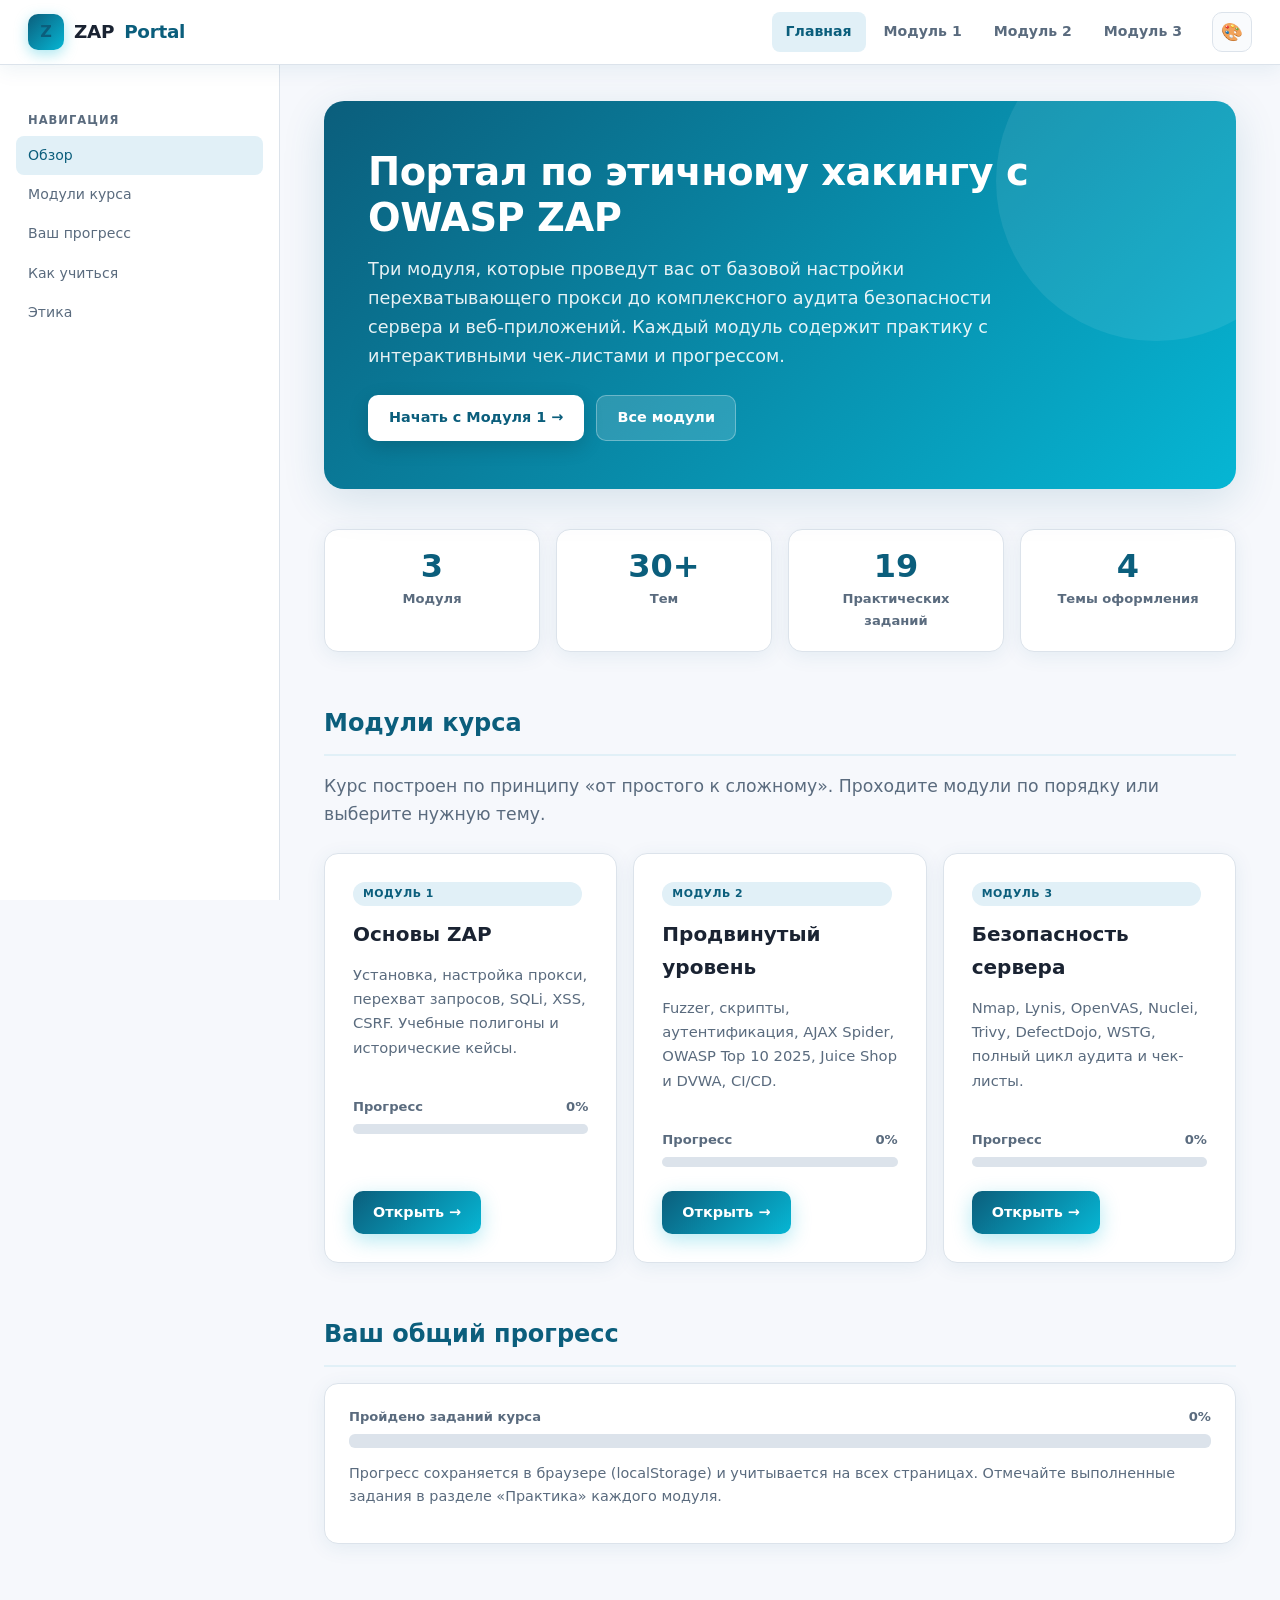
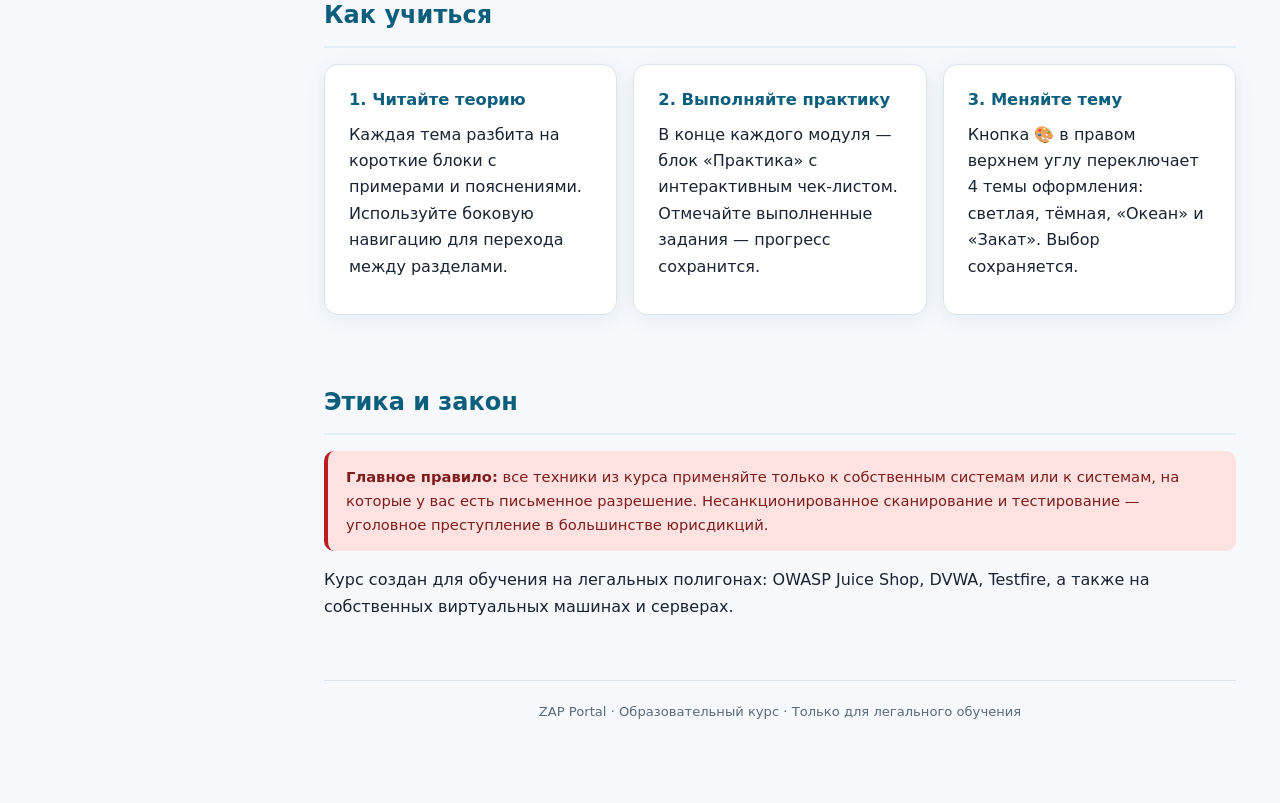
<file: index.html>
<!DOCTYPE html>
<html lang="ru" data-theme="light">
<head>
<meta charset="UTF-8">
<meta name="viewport" content="width=device-width, initial-scale=1.0">
<title>ZAP Portal — образовательный курс по этичному хакингу</title>
<link rel="stylesheet" href="css/styles.css">
</head>
<body>

<header class="topbar">
  <a href="index.html" class="brand">
    <span class="brand-mark">Z</span>
    ZAP<span>Portal</span>
  </a>
  <nav class="topnav">
    <a href="index.html" class="active">Главная</a>
    <a href="module-1.html">Модуль 1</a>
    <a href="module-2.html">Модуль 2</a>
    <a href="module-3.html">Модуль 3</a>
  </nav>
  <div class="theme-switcher">
    <button class="theme-btn" title="Сменить тему">🎨</button>
    <div class="theme-menu"></div>
  </div>
</header>

<div class="layout">
  <aside class="sidebar">
    <div class="sidebar-title">Навигация</div>
    <a href="#hero" class="active">Обзор</a>
    <a href="#modules">Модули курса</a>
    <a href="#progress">Ваш прогресс</a>
    <a href="#howto">Как учиться</a>
    <a href="#ethics">Этика</a>
  </aside>

  <main class="main">

    <!-- HERO -->
    <section id="hero">
      <div class="hero">
        <h1>Портал по этичному хакингу с OWASP ZAP</h1>
        <p>Три модуля, которые проведут вас от базовой настройки перехватывающего прокси до комплексного аудита безопасности сервера и веб-приложений. Каждый модуль содержит практику с интерактивными чек-листами и прогрессом.</p>
        <div class="hero-actions">
          <a href="module-1.html" class="btn btn-primary">Начать с Модуля 1 →</a>
          <a href="#modules" class="btn">Все модули</a>
        </div>
      </div>

      <div class="stats">
        <div class="stat">
          <div class="stat-num">3</div>
          <div class="stat-label">Модуля</div>
        </div>
        <div class="stat">
          <div class="stat-num">30+</div>
          <div class="stat-label">Тем</div>
        </div>
        <div class="stat">
          <div class="stat-num">19</div>
          <div class="stat-label">Практических заданий</div>
        </div>
        <div class="stat">
          <div class="stat-num">4</div>
          <div class="stat-label">Темы оформления</div>
        </div>
      </div>
    </section>

    <!-- MODULES -->
    <section id="modules">
      <h2>Модули курса</h2>
      <p class="lead">Курс построен по принципу «от простого к сложному». Проходите модули по порядку или выберите нужную тему.</p>

      <div class="grid-3">

        <div class="module-card" data-module-card="m1">
          <span class="badge badge-info">Модуль 1</span>
          <h3>Основы ZAP</h3>
          <p>Установка, настройка прокси, перехват запросов, SQLi, XSS, CSRF. Учебные полигоны и исторические кейсы.</p>
          <div class="progress-wrap">
            <div class="progress-label">
              <span>Прогресс</span>
              <span>0%</span>
            </div>
            <div class="progress-bar"><div class="progress-fill" style="width:0%"></div></div>
          </div>
          <div class="module-actions">
            <a href="module-1.html" class="btn btn-primary">Открыть →</a>
          </div>
        </div>

        <div class="module-card" data-module-card="m2">
          <span class="badge badge-info">Модуль 2</span>
          <h3>Продвинутый уровень</h3>
          <p>Fuzzer, скрипты, аутентификация, AJAX Spider, OWASP Top 10 2025, Juice Shop и DVWA, CI/CD.</p>
          <div class="progress-wrap">
            <div class="progress-label">
              <span>Прогресс</span>
              <span>0%</span>
            </div>
            <div class="progress-bar"><div class="progress-fill" style="width:0%"></div></div>
          </div>
          <div class="module-actions">
            <a href="module-2.html" class="btn btn-primary">Открыть →</a>
          </div>
        </div>

        <div class="module-card" data-module-card="m3">
          <span class="badge badge-info">Модуль 3</span>
          <h3>Безопасность сервера</h3>
          <p>Nmap, Lynis, OpenVAS, Nuclei, Trivy, DefectDojo, WSTG, полный цикл аудита и чек-листы.</p>
          <div class="progress-wrap">
            <div class="progress-label">
              <span>Прогресс</span>
              <span>0%</span>
            </div>
            <div class="progress-bar"><div class="progress-fill" style="width:0%"></div></div>
          </div>
          <div class="module-actions">
            <a href="module-3.html" class="btn btn-primary">Открыть →</a>
          </div>
        </div>

      </div>
    </section>

    <!-- PROGRESS -->
    <section id="progress">
      <h2>Ваш общий прогресс</h2>
      <div class="card">
        <div class="progress-wrap" style="margin:0">
          <div class="progress-label">
            <span>Пройдено заданий курса</span>
            <span class="overall-progress-label">0%</span>
          </div>
          <div class="progress-bar" style="height:14px">
            <div class="progress-fill overall-progress-fill" style="width:0%"></div>
          </div>
        </div>
        <p style="margin-top:14px;font-size:.9rem;color:var(--muted)">
          Прогресс сохраняется в браузере (localStorage) и учитывается на всех страницах.
          Отмечайте выполненные задания в разделе «Практика» каждого модуля.
        </p>
      </div>
    </section>

    <!-- HOWTO -->
    <section id="howto">
      <h2>Как учиться</h2>
      <div class="grid-3">
        <div class="card">
          <h4>1. Читайте теорию</h4>
          <p>Каждая тема разбита на короткие блоки с примерами и пояснениями. Используйте боковую навигацию для перехода между разделами.</p>
        </div>
        <div class="card">
          <h4>2. Выполняйте практику</h4>
          <p>В конце каждого модуля — блок «Практика» с интерактивным чек-листом. Отмечайте выполненные задания — прогресс сохранится.</p>
        </div>
        <div class="card">
          <h4>3. Меняйте тему</h4>
          <p>Кнопка 🎨 в правом верхнем углу переключает 4 темы оформления: светлая, тёмная, «Океан» и «Закат». Выбор сохраняется.</p>
        </div>
      </div>
    </section>

    <!-- ETHICS -->
    <section id="ethics">
      <h2>Этика и закон</h2>
      <div class="alert alert-danger">
        <strong>Главное правило:</strong> все техники из курса применяйте только к собственным системам или к системам, на которые у вас есть письменное разрешение. Несанкционированное сканирование и тестирование — уголовное преступление в большинстве юрисдикций.
      </div>
      <p>Курс создан для обучения на легальных полигонах: OWASP Juice Shop, DVWA, Testfire, а также на собственных виртуальных машинах и серверах.</p>
    </section>

    <div class="footer">
      ZAP Portal · Образовательный курс · Только для легального обучения
    </div>

  </main>
</div>

<script src="js/app.js"></script>
</body>
</html>
</file>
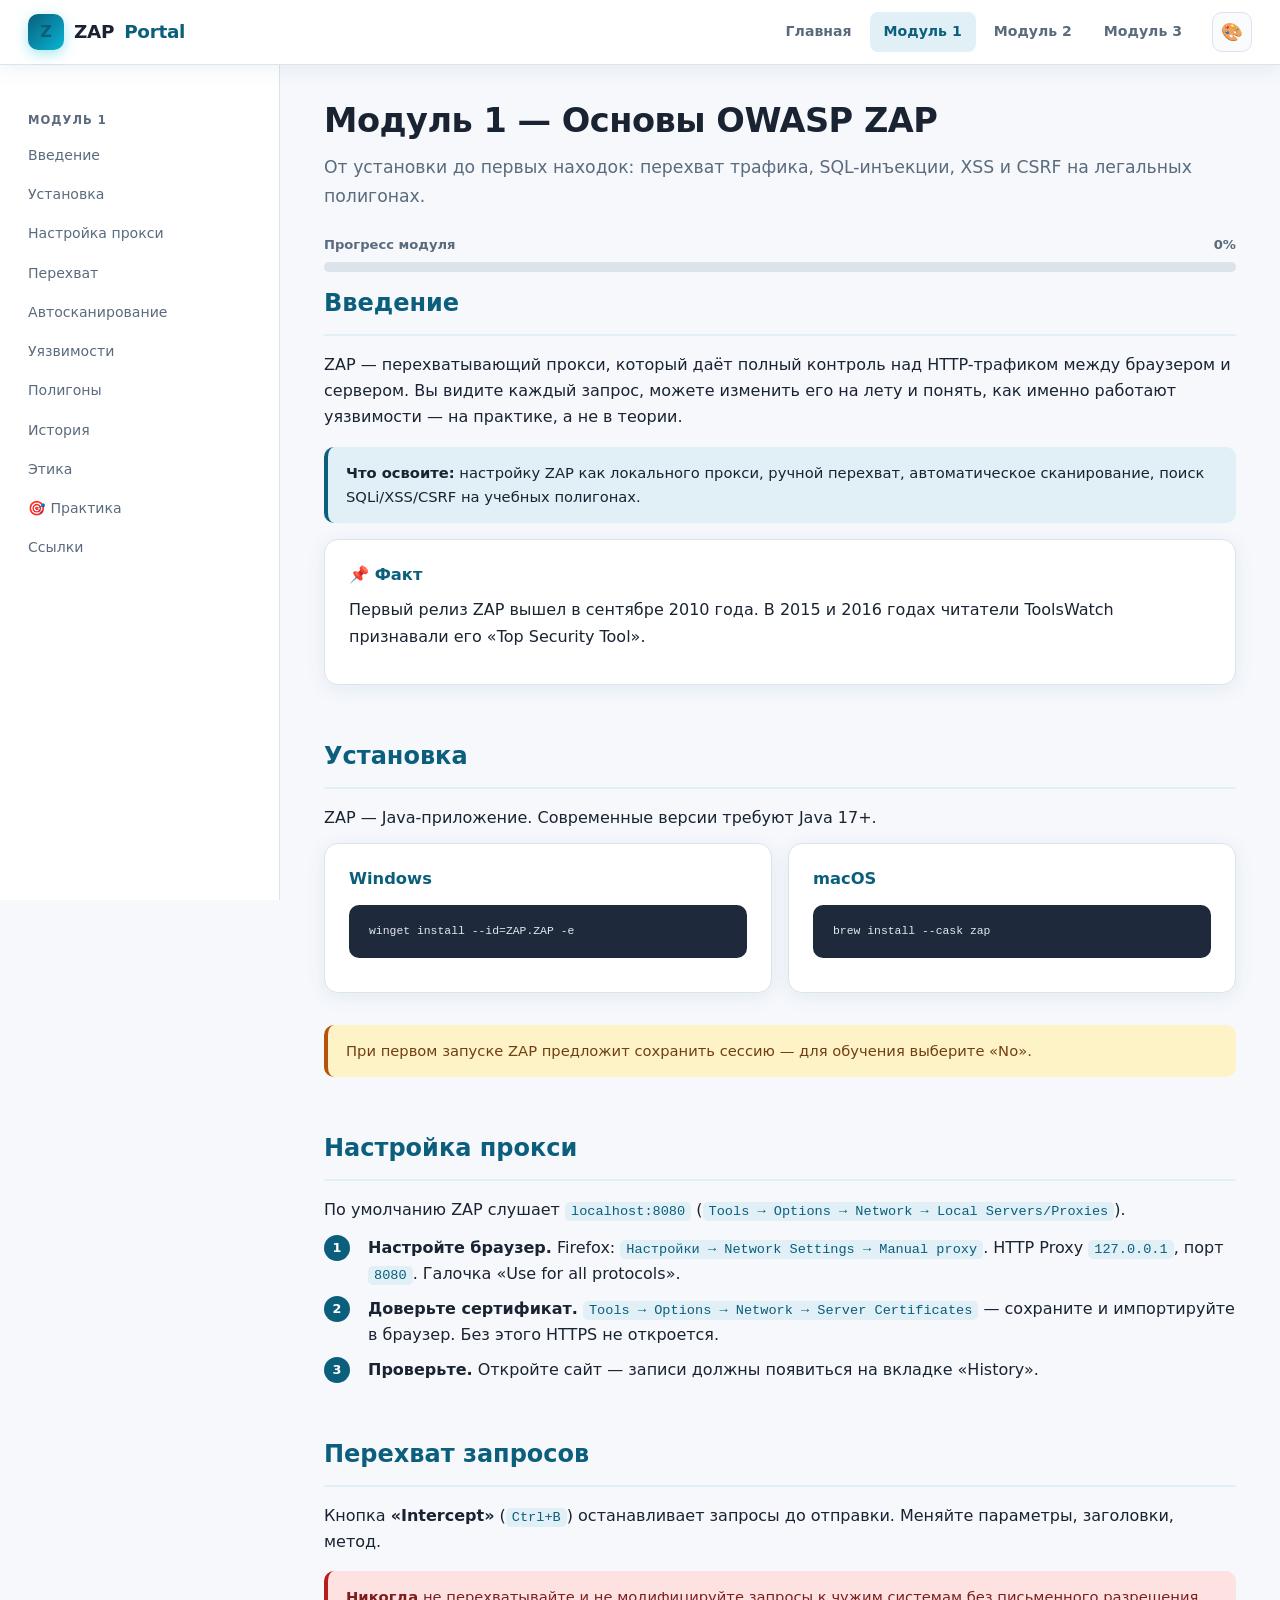
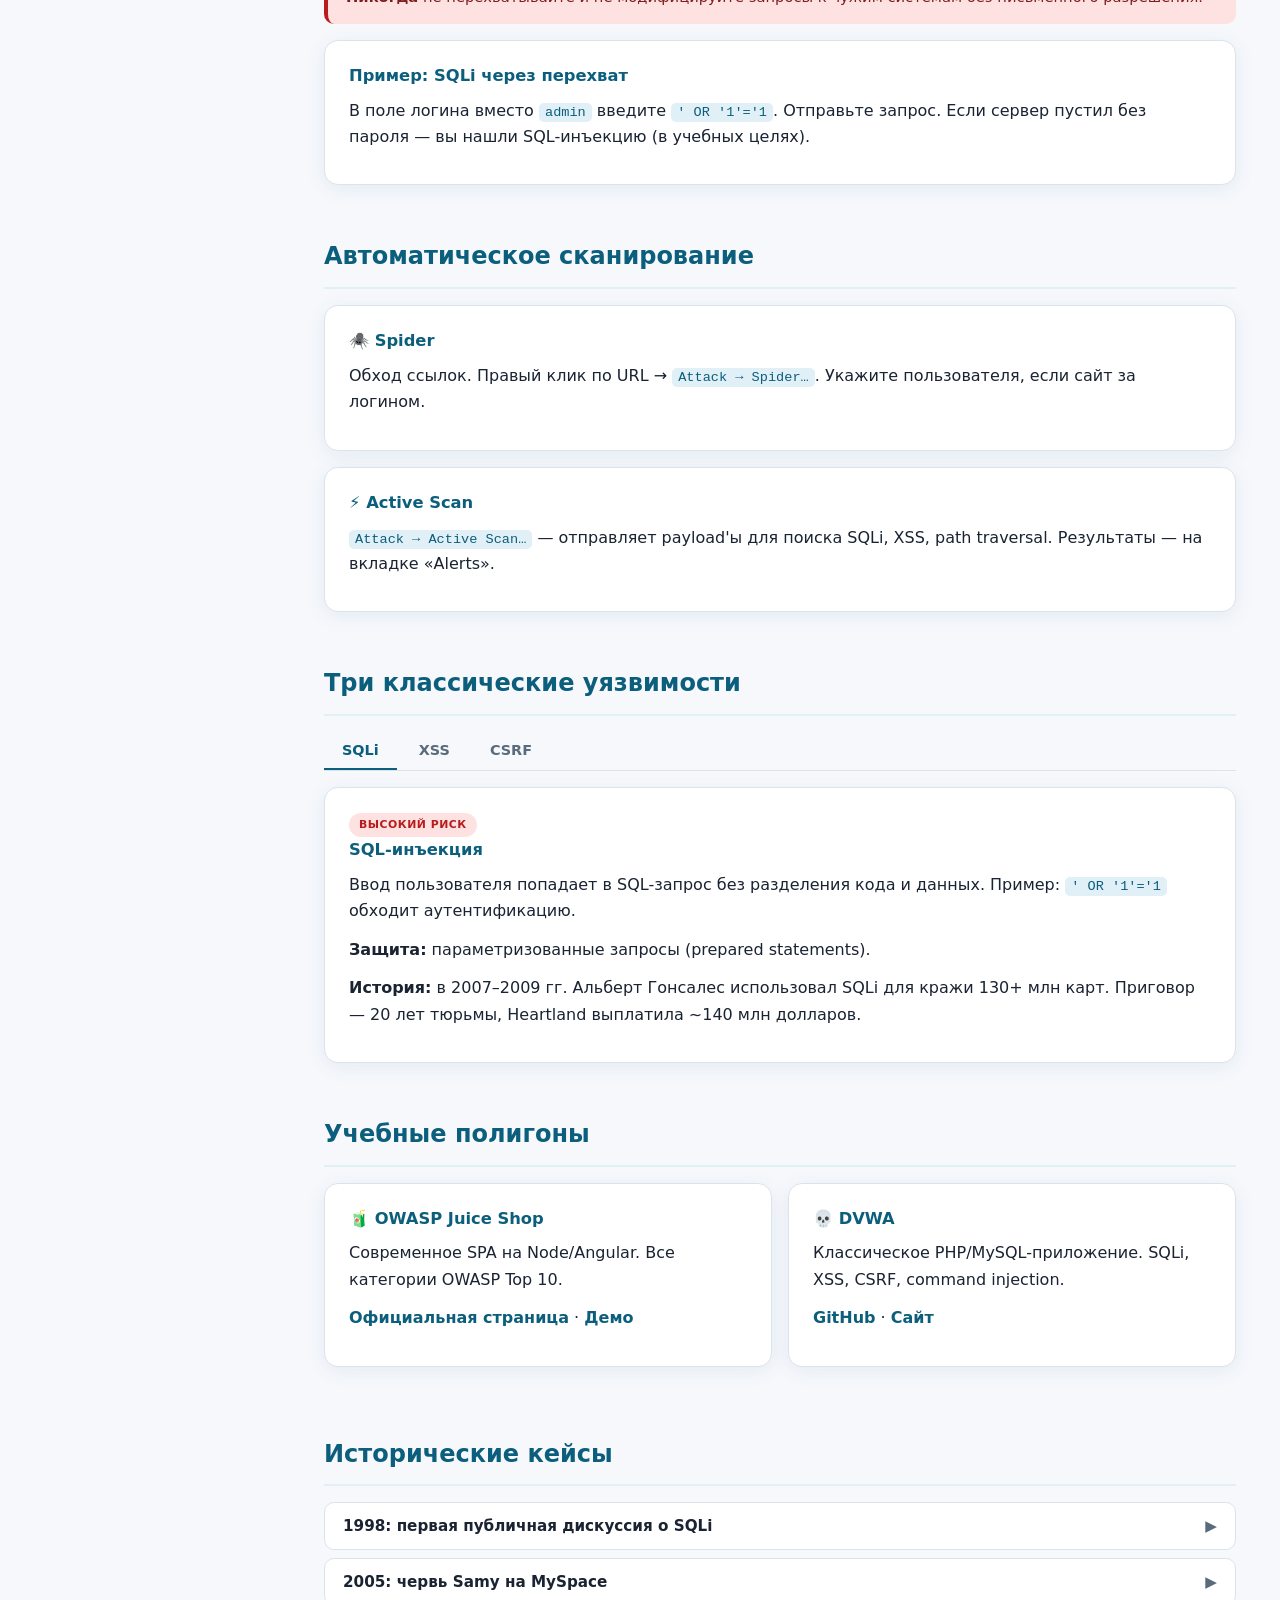
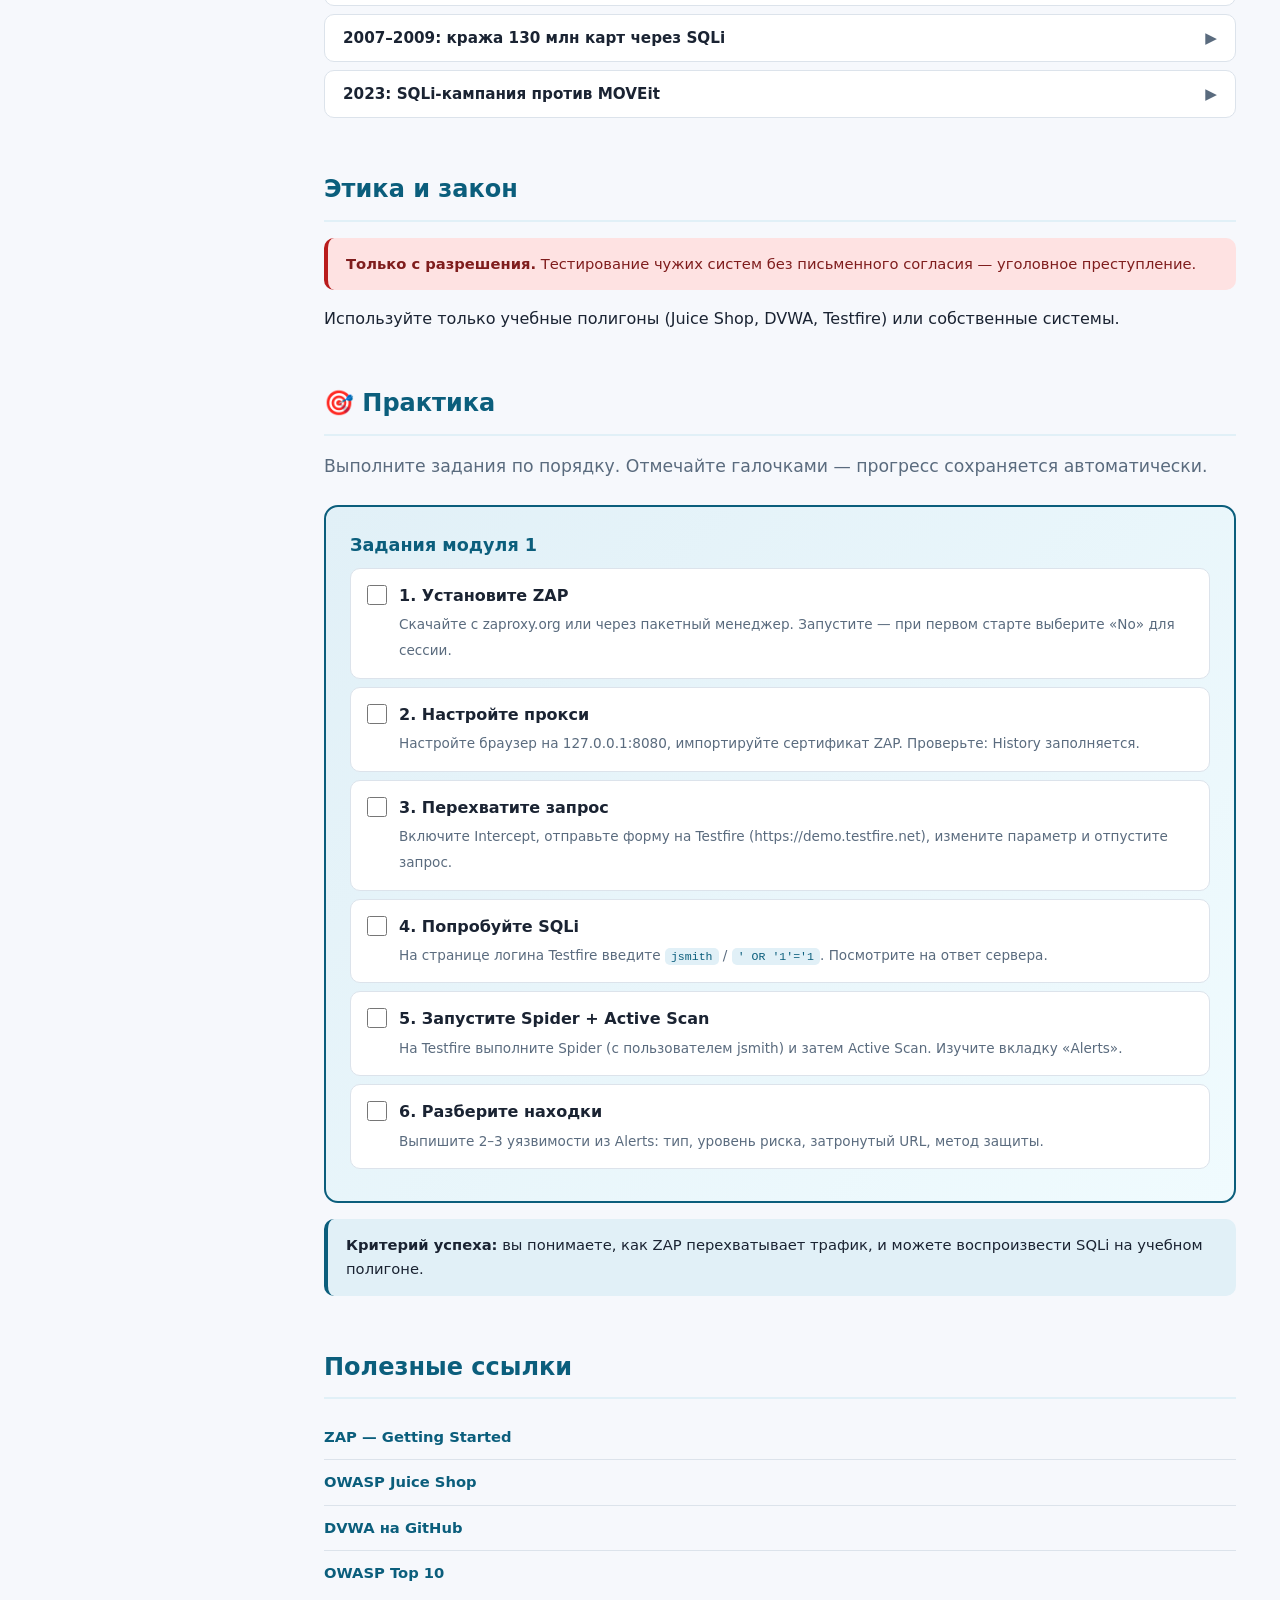
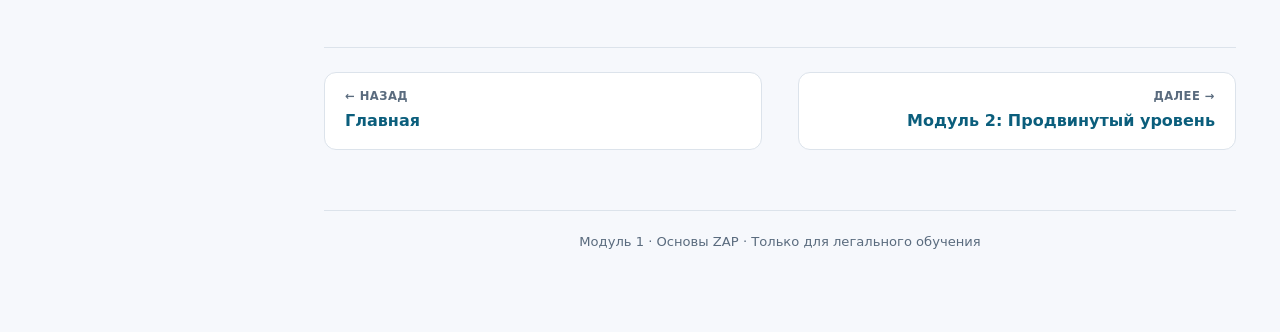
<file: module-1.html>
<!DOCTYPE html>
<html lang="ru" data-theme="light">
<head>
<meta charset="UTF-8">
<meta name="viewport" content="width=device-width, initial-scale=1.0">
<title>Модуль 1 — Основы ZAP | ZAP Portal</title>
<link rel="stylesheet" href="css/styles.css">
</head>
<body>

<header class="topbar">
  <a href="index.html" class="brand">
    <span class="brand-mark">Z</span>
    ZAP<span>Portal</span>
  </a>
  <nav class="topnav">
    <a href="index.html">Главная</a>
    <a href="module-1.html" class="active">Модуль 1</a>
    <a href="module-2.html">Модуль 2</a>
    <a href="module-3.html">Модуль 3</a>
  </nav>
  <div class="theme-switcher">
    <button class="theme-btn" title="Сменить тему">🎨</button>
    <div class="theme-menu"></div>
  </div>
</header>

<div class="layout">
  <aside class="sidebar">
    <div class="sidebar-title">Модуль 1</div>
    <a href="#intro" class="active">Введение</a>
    <a href="#install">Установка</a>
    <a href="#proxy">Настройка прокси</a>
    <a href="#intercept">Перехват</a>
    <a href="#scan">Автосканирование</a>
    <a href="#vulns">Уязвимости</a>
    <a href="#targets">Полигоны</a>
    <a href="#history">История</a>
    <a href="#legal">Этика</a>
    <a href="#practice">🎯 Практика</a>
    <a href="#links">Ссылки</a>
  </aside>

  <main class="main" data-module-id="m1">

    <h1>Модуль 1 — Основы OWASP ZAP</h1>
    <p class="lead">От установки до первых находок: перехват трафика, SQL-инъекции, XSS и CSRF на легальных полигонах.</p>

    <div class="progress-wrap">
      <div class="progress-label">
        <span>Прогресс модуля</span>
        <span class="module-progress-label">0%</span>
      </div>
      <div class="progress-bar"><div class="progress-fill module-progress-fill" style="width:0%"></div></div>
    </div>

    <!-- ===== INTRO ===== -->
    <section id="intro">
      <h2>Введение</h2>
      <p>ZAP — перехватывающий прокси, который даёт полный контроль над HTTP-трафиком между браузером и сервером. Вы видите каждый запрос, можете изменить его на лету и понять, как именно работают уязвимости — на практике, а не в теории.</p>
      <div class="alert alert-info">
        <strong>Что освоите:</strong> настройку ZAP как локального прокси, ручной перехват, автоматическое сканирование, поиск SQLi/XSS/CSRF на учебных полигонах.
      </div>
      <div class="card">
        <h4>📌 Факт</h4>
        <p>Первый релиз ZAP вышел в сентябре 2010 года. В 2015 и 2016 годах читатели ToolsWatch признавали его «Top Security Tool».</p>
      </div>
    </section>

    <!-- ===== INSTALL ===== -->
    <section id="install">
      <h2>Установка</h2>
      <p>ZAP — Java-приложение. Современные версии требуют Java 17+.</p>
      <div class="grid-2">
        <div class="card">
          <h4>Windows</h4>
          <pre><code>winget install --id=ZAP.ZAP -e</code></pre>
        </div>
        <div class="card">
          <h4>macOS</h4>
          <pre><code>brew install --cask zap</code></pre>
        </div>
      </div>
      <div class="alert alert-warn">
        При первом запуске ZAP предложит сохранить сессию — для обучения выберите «No».
      </div>
    </section>

    <!-- ===== PROXY ===== -->
    <section id="proxy">
      <h2>Настройка прокси</h2>
      <p>По умолчанию ZAP слушает <code>localhost:8080</code> (<code>Tools → Options → Network → Local Servers/Proxies</code>).</p>
      <div class="flex-row"><span class="step-num">1</span><div><strong>Настройте браузер.</strong> Firefox: <code>Настройки → Network Settings → Manual proxy</code>. HTTP Proxy <code>127.0.0.1</code>, порт <code>8080</code>. Галочка «Use for all protocols».</div></div>
      <div class="flex-row"><span class="step-num">2</span><div><strong>Доверьте сертификат.</strong> <code>Tools → Options → Network → Server Certificates</code> — сохраните и импортируйте в браузер. Без этого HTTPS не откроется.</div></div>
      <div class="flex-row"><span class="step-num">3</span><div><strong>Проверьте.</strong> Откройте сайт — записи должны появиться на вкладке «History».</div></div>
    </section>

    <!-- ===== INTERCEPT ===== -->
    <section id="intercept">
      <h2>Перехват запросов</h2>
      <p>Кнопка <strong>«Intercept»</strong> (<code>Ctrl+B</code>) останавливает запросы до отправки. Меняйте параметры, заголовки, метод.</p>
      <div class="alert alert-danger">
        <strong>Никогда</strong> не перехватывайте и не модифицируйте запросы к чужим системам без письменного разрешения.
      </div>
      <div class="card">
        <h4>Пример: SQLi через перехват</h4>
        <p>В поле логина вместо <code>admin</code> введите <code>' OR '1'='1</code>. Отправьте запрос. Если сервер пустил без пароля — вы нашли SQL-инъекцию (в учебных целях).</p>
      </div>
    </section>

    <!-- ===== SCAN ===== -->
    <section id="scan">
      <h2>Автоматическое сканирование</h2>
      <div class="card">
        <h4>🕷️ Spider</h4>
        <p>Обход ссылок. Правый клик по URL → <code>Attack → Spider…</code>. Укажите пользователя, если сайт за логином.</p>
      </div>
      <div class="card">
        <h4>⚡ Active Scan</h4>
        <p><code>Attack → Active Scan…</code> — отправляет payload'ы для поиска SQLi, XSS, path traversal. Результаты — на вкладке «Alerts».</p>
      </div>
    </section>

    <!-- ===== VULNS ===== -->
    <section id="vulns">
      <h2>Три классические уязвимости</h2>
      <div class="tabs">
        <button class="tab-btn active" data-tab="tab-sqli">SQLi</button>
        <button class="tab-btn" data-tab="tab-xss">XSS</button>
        <button class="tab-btn" data-tab="tab-csrf">CSRF</button>
      </div>

      <div class="tab-panel active" id="tab-sqli">
        <div class="card">
          <span class="badge badge-high">Высокий риск</span>
          <h4>SQL-инъекция</h4>
          <p>Ввод пользователя попадает в SQL-запрос без разделения кода и данных. Пример: <code>' OR '1'='1</code> обходит аутентификацию.</p>
          <p><strong>Защита:</strong> параметризованные запросы (prepared statements).</p>
          <p><strong>История:</strong> в 2007–2009 гг. Альберт Гонсалес использовал SQLi для кражи 130+ млн карт. Приговор — 20 лет тюрьмы, Heartland выплатила ~140 млн долларов.</p>
        </div>
      </div>

      <div class="tab-panel" id="tab-xss">
        <div class="card">
          <span class="badge badge-med">Средний/высокий риск</span>
          <h4>XSS</h4>
          <p>Ввод возвращается в HTML без экранирования. Пример: <code>&lt;script&gt;alert('XSS')&lt;/script&gt;</code>.</p>
          <p><strong>Защита:</strong> HTML-encoding, CSP, валидация.</p>
          <p><strong>История:</strong> червь Samy на MySpace (2005) заразил 1 млн профилей за сутки. Автор оштрафован на $15 000.</p>
        </div>
      </div>

      <div class="tab-panel" id="tab-csrf">
        <div class="card">
          <span class="badge badge-med">Средний риск</span>
          <h4>CSRF</h4>
          <p>Браузер жертвы автоматически прикрепляет cookies. Скрытая форма на стороннем сайте выполняет действие от имени жертвы.</p>
          <p><strong>Защита:</strong> CSRF-токены, SameSite cookies, проверка Origin/Referer.</p>
          <p><strong>История:</strong> в 2007 году CSRF в Gmail позволил захватить домен жертвы.</p>
        </div>
      </div>
    </section>

    <!-- ===== TARGETS ===== -->
    <section id="targets">
      <h2>Учебные полигоны</h2>
      <div class="grid-2">
        <div class="card">
          <h4>🧃 OWASP Juice Shop</h4>
          <p>Современное SPA на Node/Angular. Все категории OWASP Top 10.</p>
          <p><a href="https://owasp.org/www-project-juice-shop/" target="_blank" rel="noopener">Официальная страница</a> · <a href="https://demo.owasp-juice.shop" target="_blank" rel="noopener">Демо</a></p>
        </div>
        <div class="card">
          <h4>💀 DVWA</h4>
          <p>Классическое PHP/MySQL-приложение. SQLi, XSS, CSRF, command injection.</p>
          <p><a href="https://github.com/digininja/DVWA" target="_blank" rel="noopener">GitHub</a> · <a href="https://www.dvwa.co.uk/" target="_blank" rel="noopener">Сайт</a></p>
        </div>
      </div>
    </section>

    <!-- ===== HISTORY ===== -->
    <section id="history">
      <h2>Исторические кейсы</h2>
      <div class="accordion-item">
        <button class="accordion-header"><span>1998: первая публичная дискуссия о SQLi</span><span class="arrow">▶</span></button>
        <div class="accordion-body"><p>Статья Джеффа Форристала в Phrack под псевдонимом rain.forest.puppy положила начало публичному обсуждению SQL-инъекций.</p></div>
      </div>
      <div class="accordion-item">
        <button class="accordion-header"><span>2005: червь Samy на MySpace</span><span class="arrow">▶</span></button>
        <div class="accordion-body"><p>Stored XSS-червь заразил миллион профилей за сутки. Автор — Сэми Камкар — оштрафован на $15 000.</p></div>
      </div>
      <div class="accordion-item">
        <button class="accordion-header"><span>2007–2009: кража 130 млн карт через SQLi</span><span class="arrow">▶</span></button>
        <div class="accordion-body"><p>Альберт Гонсалес и сообщники атаковали Heartland, 7-Eleven, Hannaford. Приговор — 20 лет тюрьмы.</p></div>
      </div>
      <div class="accordion-item">
        <button class="accordion-header"><span>2023: SQLi-кампания против MOVEit</span><span class="arrow">▶</span></button>
        <div class="accordion-body"><p>Классическая SQL-инъекция привела к утечкам в тысячах организаций. Инъекции остаются актуальными.</p></div>
      </div>
    </section>

    <!-- ===== LEGAL ===== -->
    <section id="legal">
      <h2>Этика и закон</h2>
      <div class="alert alert-danger">
        <strong>Только с разрешения.</strong> Тестирование чужих систем без письменного согласия — уголовное преступление.
      </div>
      <p>Используйте только учебные полигоны (Juice Shop, DVWA, Testfire) или собственные системы.</p>
    </section>

    <!-- ===== PRACTICE ===== -->
    <section id="practice">
      <h2>🎯 Практика</h2>
      <p class="lead">Выполните задания по порядку. Отмечайте галочками — прогресс сохраняется автоматически.</p>

      <div class="practice-box">
        <h3>Задания модуля 1</h3>
        <ul class="task-list">
          <li class="task-item">
            <input type="checkbox" data-task-id="m1-install" id="m1-install">
            <label for="m1-install">
              <strong>1. Установите ZAP</strong>
              <small>Скачайте с zaproxy.org или через пакетный менеджер. Запустите — при первом старте выберите «No» для сессии.</small>
            </label>
          </li>
          <li class="task-item">
            <input type="checkbox" data-task-id="m1-proxy" id="m1-proxy">
            <label for="m1-proxy">
              <strong>2. Настройте прокси</strong>
              <small>Настройте браузер на 127.0.0.1:8080, импортируйте сертификат ZAP. Проверьте: History заполняется.</small>
            </label>
          </li>
          <li class="task-item">
            <input type="checkbox" data-task-id="m1-intercept" id="m1-intercept">
            <label for="m1-intercept">
              <strong>3. Перехватите запрос</strong>
              <small>Включите Intercept, отправьте форму на Testfire (https://demo.testfire.net), измените параметр и отпустите запрос.</small>
            </label>
          </li>
          <li class="task-item">
            <input type="checkbox" data-task-id="m1-sqli" id="m1-sqli">
            <label for="m1-sqli">
              <strong>4. Попробуйте SQLi</strong>
              <small>На странице логина Testfire введите <code>jsmith</code> / <code>' OR '1'='1</code>. Посмотрите на ответ сервера.</small>
            </label>
          </li>
          <li class="task-item">
            <input type="checkbox" data-task-id="m1-scan" id="m1-scan">
            <label for="m1-scan">
              <strong>5. Запустите Spider + Active Scan</strong>
              <small>На Testfire выполните Spider (с пользователем jsmith) и затем Active Scan. Изучите вкладку «Alerts».</small>
            </label>
          </li>
          <li class="task-item">
            <input type="checkbox" data-task-id="m1-review" id="m1-review">
            <label for="m1-review">
              <strong>6. Разберите находки</strong>
              <small>Выпишите 2–3 уязвимости из Alerts: тип, уровень риска, затронутый URL, метод защиты.</small>
            </label>
          </li>
        </ul>
      </div>

      <div class="alert alert-info">
        <strong>Критерий успеха:</strong> вы понимаете, как ZAP перехватывает трафик, и можете воспроизвести SQLi на учебном полигоне.
      </div>
    </section>

    <!-- ===== LINKS ===== -->
    <section id="links">
      <h2>Полезные ссылки</h2>
      <ul class="link-list">
        <li><a href="https://www.zaproxy.org/docs/desktop/start/" target="_blank" rel="noopener">ZAP — Getting Started</a></li>
        <li><a href="https://owasp.org/www-project-juice-shop/" target="_blank" rel="noopener">OWASP Juice Shop</a></li>
        <li><a href="https://github.com/digininja/DVWA" target="_blank" rel="noopener">DVWA на GitHub</a></li>
        <li><a href="https://owasp.org/Top10/" target="_blank" rel="noopener">OWASP Top 10</a></li>
      </ul>
    </section>

    <div class="module-nav">
      <a href="index.html" class="prev">
        <span class="nav-label">← Назад</span>
        <span class="nav-title">Главная</span>
      </a>
      <a href="module-2.html" class="next">
        <span class="nav-label">Далее →</span>
        <span class="nav-title">Модуль 2: Продвинутый уровень</span>
      </a>
    </div>

    <div class="footer">Модуль 1 · Основы ZAP · Только для легального обучения</div>
  </main>
</div>

<script src="js/app.js"></script>
</body>
</html>
</file>
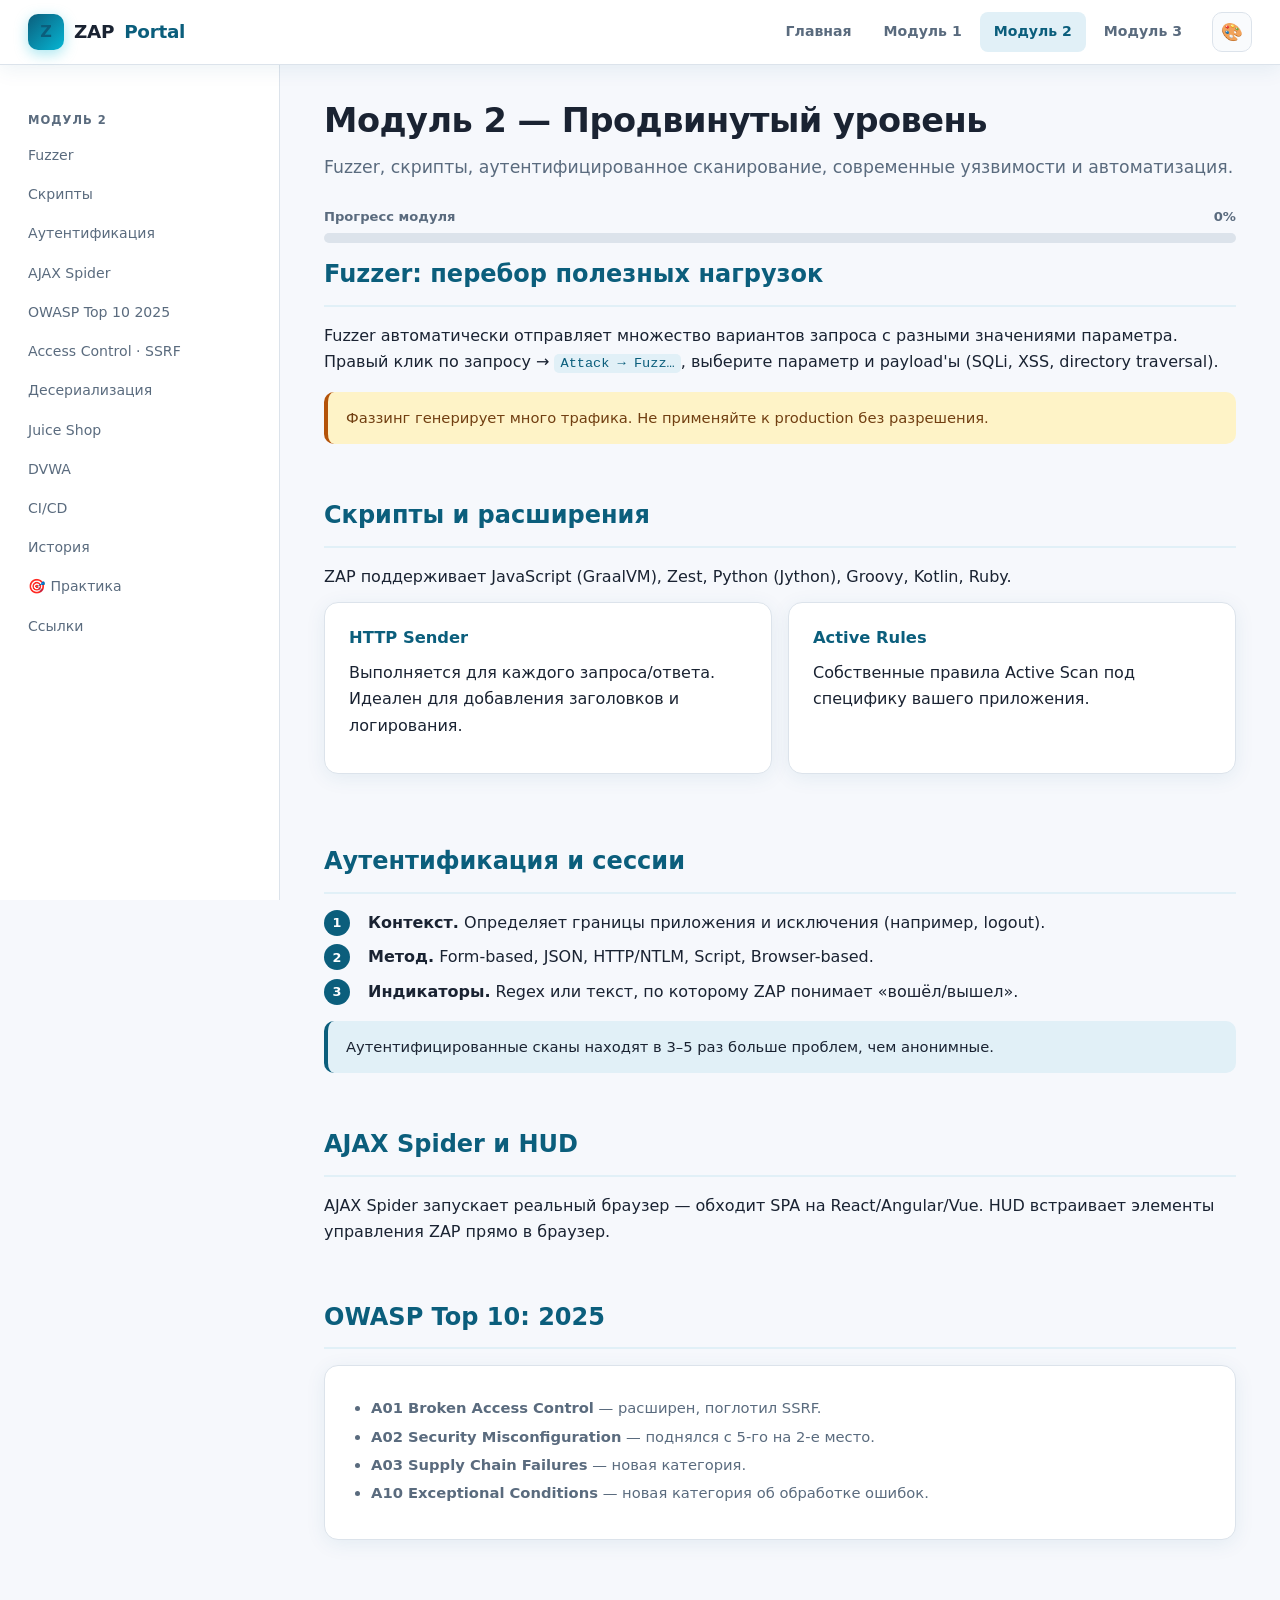
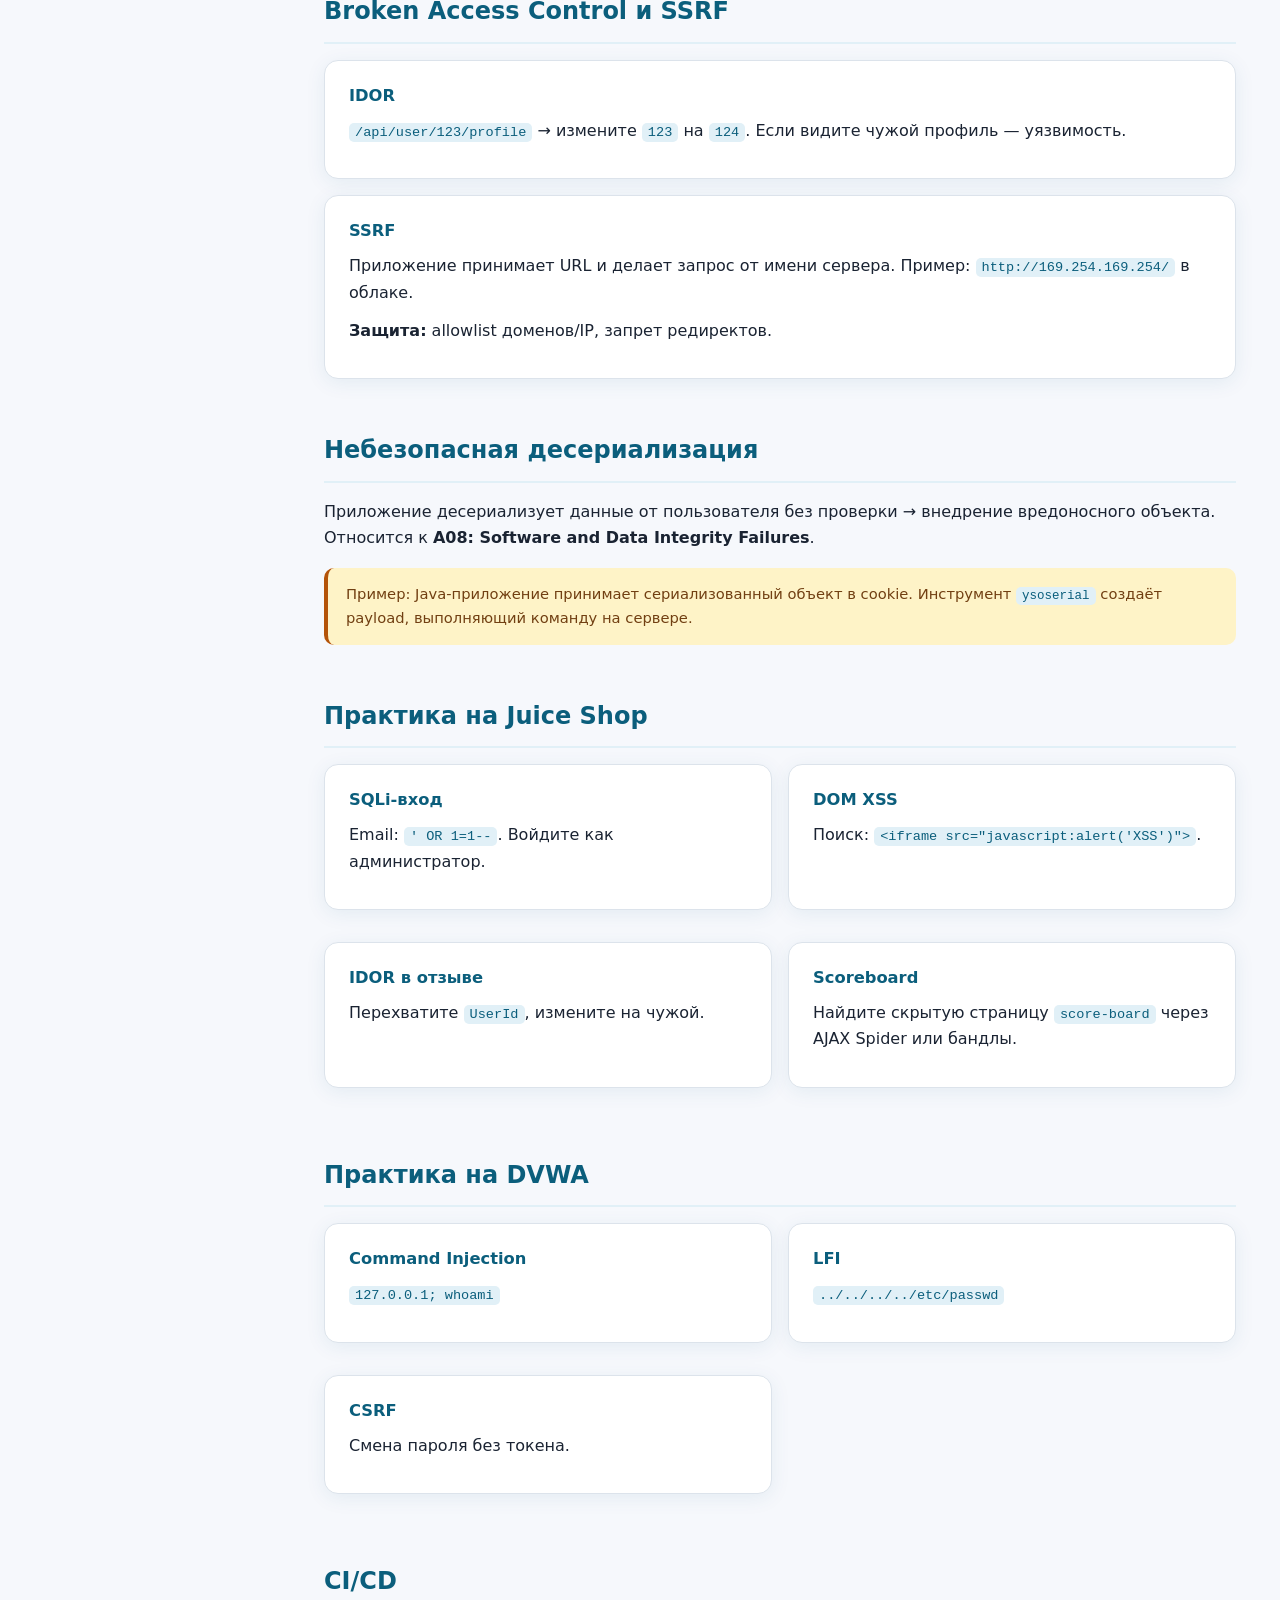
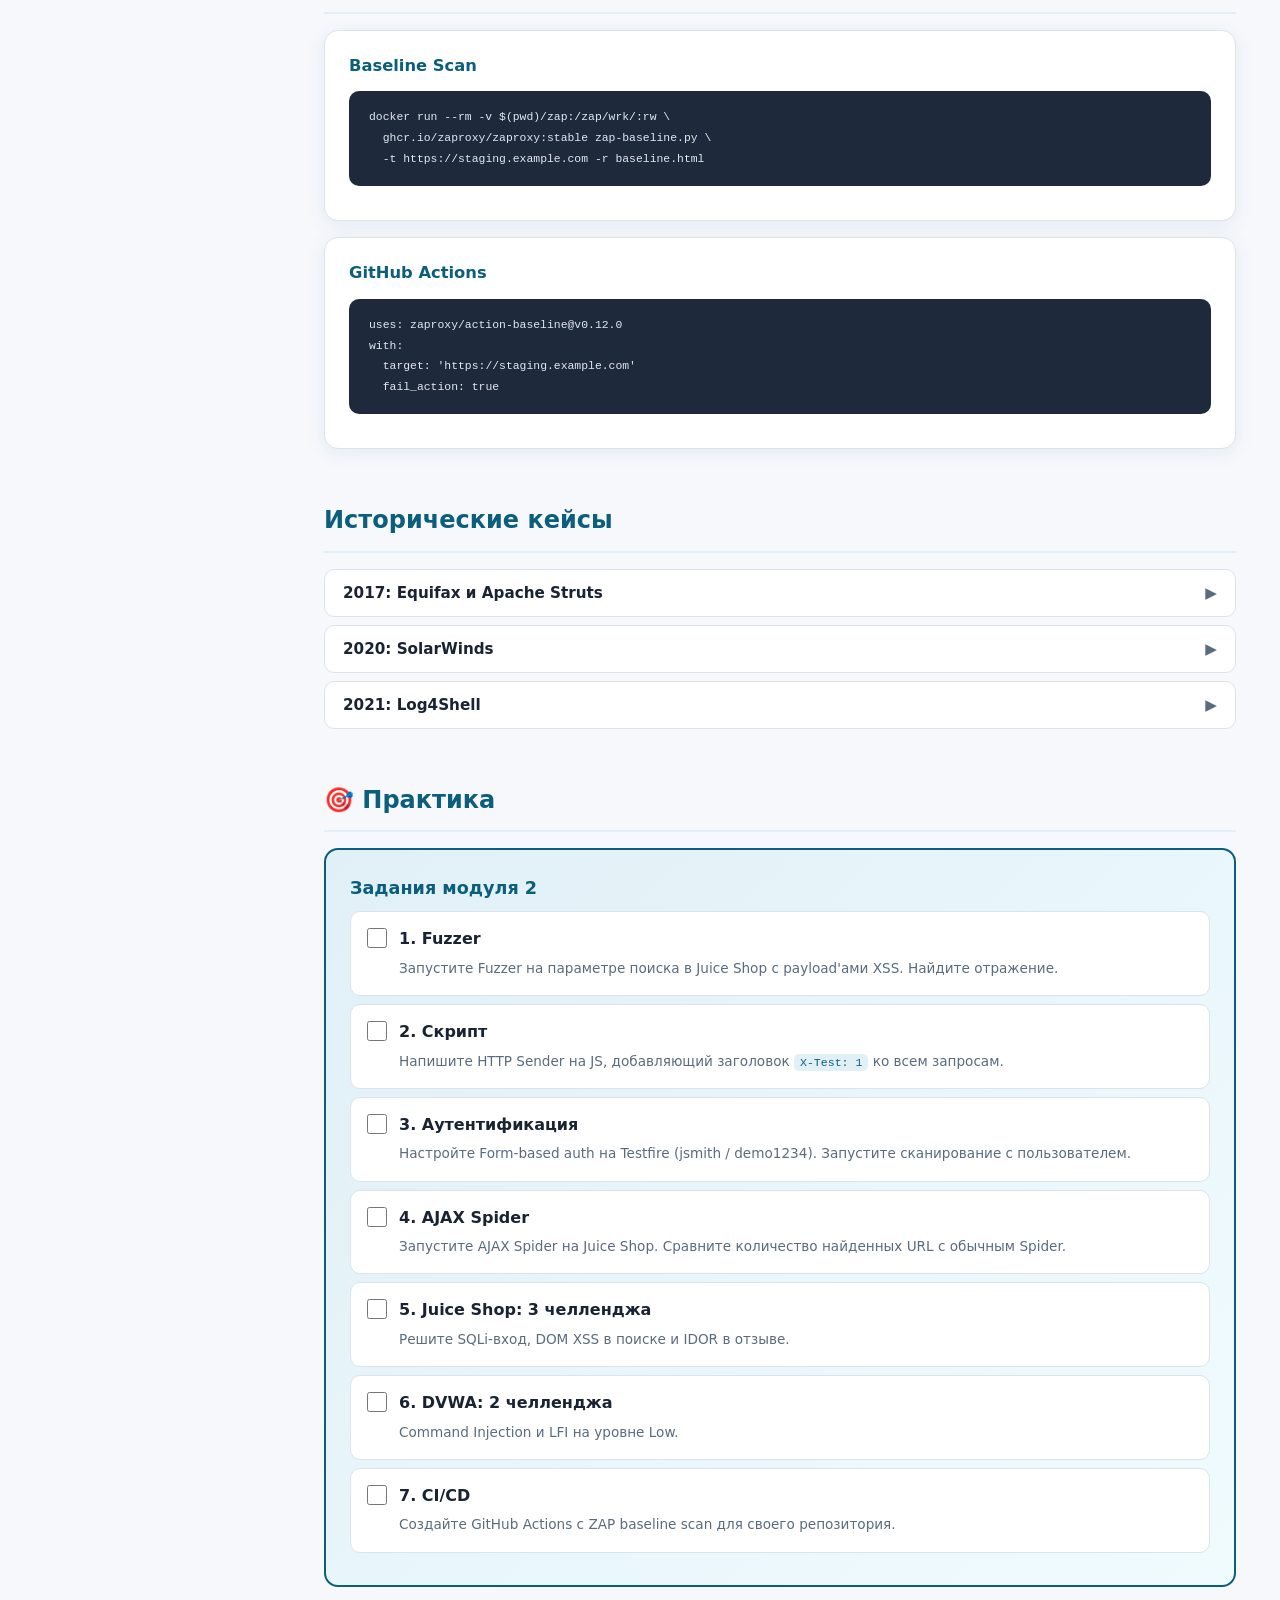
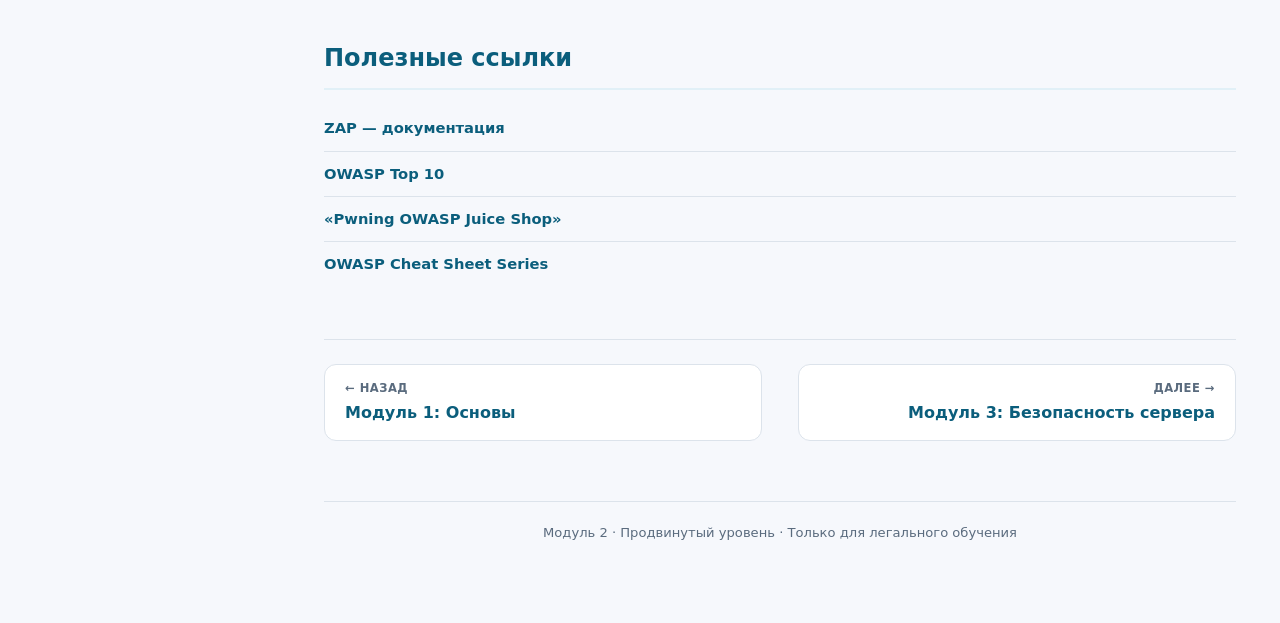
<file: module-2.html>
<!DOCTYPE html>
<html lang="ru" data-theme="light">
<head>
<meta charset="UTF-8">
<meta name="viewport" content="width=device-width, initial-scale=1.0">
<title>Модуль 2 — Продвинутый уровень | ZAP Portal</title>
<link rel="stylesheet" href="css/styles.css">
</head>
<body>

<header class="topbar">
  <a href="index.html" class="brand">
    <span class="brand-mark">Z</span>
    ZAP<span>Portal</span>
  </a>
  <nav class="topnav">
    <a href="index.html">Главная</a>
    <a href="module-1.html">Модуль 1</a>
    <a href="module-2.html" class="active">Модуль 2</a>
    <a href="module-3.html">Модуль 3</a>
  </nav>
  <div class="theme-switcher">
    <button class="theme-btn" title="Сменить тему">🎨</button>
    <div class="theme-menu"></div>
  </div>
</header>

<div class="layout">
  <aside class="sidebar">
    <div class="sidebar-title">Модуль 2</div>
    <a href="#fuzzer" class="active">Fuzzer</a>
    <a href="#scripts">Скрипты</a>
    <a href="#auth">Аутентификация</a>
    <a href="#ajax">AJAX Spider</a>
    <a href="#top10">OWASP Top 10 2025</a>
    <a href="#access">Access Control · SSRF</a>
    <a href="#deser">Десериализация</a>
    <a href="#juice">Juice Shop</a>
    <a href="#dvwa">DVWA</a>
    <a href="#cicd">CI/CD</a>
    <a href="#history">История</a>
    <a href="#practice">🎯 Практика</a>
    <a href="#links">Ссылки</a>
  </aside>

  <main class="main" data-module-id="m2">

    <h1>Модуль 2 — Продвинутый уровень</h1>
    <p class="lead">Fuzzer, скрипты, аутентифицированное сканирование, современные уязвимости и автоматизация.</p>

    <div class="progress-wrap">
      <div class="progress-label">
        <span>Прогресс модуля</span>
        <span class="module-progress-label">0%</span>
      </div>
      <div class="progress-bar"><div class="progress-fill module-progress-fill" style="width:0%"></div></div>
    </div>

    <section id="fuzzer">
      <h2>Fuzzer: перебор полезных нагрузок</h2>
      <p>Fuzzer автоматически отправляет множество вариантов запроса с разными значениями параметра. Правый клик по запросу → <code>Attack → Fuzz…</code>, выберите параметр и payload'ы (SQLi, XSS, directory traversal).</p>
      <div class="alert alert-warn">Фаззинг генерирует много трафика. Не применяйте к production без разрешения.</div>
    </section>

    <section id="scripts">
      <h2>Скрипты и расширения</h2>
      <p>ZAP поддерживает JavaScript (GraalVM), Zest, Python (Jython), Groovy, Kotlin, Ruby.</p>
      <div class="grid-2">
        <div class="card"><h4>HTTP Sender</h4><p>Выполняется для каждого запроса/ответа. Идеален для добавления заголовков и логирования.</p></div>
        <div class="card"><h4>Active Rules</h4><p>Собственные правила Active Scan под специфику вашего приложения.</p></div>
      </div>
    </section>

    <section id="auth">
      <h2>Аутентификация и сессии</h2>
      <div class="flex-row"><span class="step-num">1</span><div><strong>Контекст.</strong> Определяет границы приложения и исключения (например, logout).</div></div>
      <div class="flex-row"><span class="step-num">2</span><div><strong>Метод.</strong> Form-based, JSON, HTTP/NTLM, Script, Browser-based.</div></div>
      <div class="flex-row"><span class="step-num">3</span><div><strong>Индикаторы.</strong> Regex или текст, по которому ZAP понимает «вошёл/вышел».</div></div>
      <div class="alert alert-info">Аутентифицированные сканы находят в 3–5 раз больше проблем, чем анонимные.</div>
    </section>

    <section id="ajax">
      <h2>AJAX Spider и HUD</h2>
      <p>AJAX Spider запускает реальный браузер — обходит SPA на React/Angular/Vue. HUD встраивает элементы управления ZAP прямо в браузер.</p>
    </section>

    <section id="top10">
      <h2>OWASP Top 10: 2025</h2>
      <div class="card">
        <ul class="bullets">
          <li><strong>A01 Broken Access Control</strong> — расширен, поглотил SSRF.</li>
          <li><strong>A02 Security Misconfiguration</strong> — поднялся с 5-го на 2-е место.</li>
          <li><strong>A03 Supply Chain Failures</strong> — новая категория.</li>
          <li><strong>A10 Exceptional Conditions</strong> — новая категория об обработке ошибок.</li>
        </ul>
      </div>
    </section>

    <section id="access">
      <h2>Broken Access Control и SSRF</h2>
      <div class="card">
        <h4>IDOR</h4>
        <p><code>/api/user/123/profile</code> → измените <code>123</code> на <code>124</code>. Если видите чужой профиль — уязвимость.</p>
      </div>
      <div class="card">
        <h4>SSRF</h4>
        <p>Приложение принимает URL и делает запрос от имени сервера. Пример: <code>http://169.254.169.254/</code> в облаке.</p>
        <p><strong>Защита:</strong> allowlist доменов/IP, запрет редиректов.</p>
      </div>
    </section>

    <section id="deser">
      <h2>Небезопасная десериализация</h2>
      <p>Приложение десериализует данные от пользователя без проверки → внедрение вредоносного объекта. Относится к <strong>A08: Software and Data Integrity Failures</strong>.</p>
      <div class="alert alert-warn">Пример: Java-приложение принимает сериализованный объект в cookie. Инструмент <code>ysoserial</code> создаёт payload, выполняющий команду на сервере.</div>
    </section>

    <section id="juice">
      <h2>Практика на Juice Shop</h2>
      <div class="grid-2">
        <div class="card"><h4>SQLi-вход</h4><p>Email: <code>' OR 1=1--</code>. Войдите как администратор.</p></div>
        <div class="card"><h4>DOM XSS</h4><p>Поиск: <code>&lt;iframe src="javascript:alert('XSS')"&gt;</code>.</p></div>
        <div class="card"><h4>IDOR в отзыве</h4><p>Перехватите <code>UserId</code>, измените на чужой.</p></div>
        <div class="card"><h4>Scoreboard</h4><p>Найдите скрытую страницу <code>score-board</code> через AJAX Spider или бандлы.</p></div>
      </div>
    </section>

    <section id="dvwa">
      <h2>Практика на DVWA</h2>
      <div class="grid-2">
        <div class="card"><h4>Command Injection</h4><p><code>127.0.0.1; whoami</code></p></div>
        <div class="card"><h4>LFI</h4><p><code>../../../../etc/passwd</code></p></div>
        <div class="card"><h4>CSRF</h4><p>Смена пароля без токена.</p></div>
      </div>
    </section>

    <section id="cicd">
      <h2>CI/CD</h2>
      <div class="card">
        <h4>Baseline Scan</h4>
        <pre><code>docker run --rm -v $(pwd)/zap:/zap/wrk/:rw \
  ghcr.io/zaproxy/zaproxy:stable zap-baseline.py \
  -t https://staging.example.com -r baseline.html</code></pre>
      </div>
      <div class="card">
        <h4>GitHub Actions</h4>
        <pre><code>uses: zaproxy/action-baseline@v0.12.0
with:
  target: 'https://staging.example.com'
  fail_action: true</code></pre>
      </div>
    </section>

    <section id="history">
      <h2>Исторические кейсы</h2>
      <div class="accordion-item">
        <button class="accordion-header"><span>2017: Equifax и Apache Struts</span><span class="arrow">▶</span></button>
        <div class="accordion-body"><p>Не обновили Struts — украли данные 147 млн человек. Штрафы >$1.7 млрд.</p></div>
      </div>
      <div class="accordion-item">
        <button class="accordion-header"><span>2020: SolarWinds</span><span class="arrow">▶</span></button>
        <div class="accordion-body"><p>Бэкдор в подписанном обновлении Orion. Тысячи организаций скомпрометированы.</p></div>
      </div>
      <div class="accordion-item">
        <button class="accordion-header"><span>2021: Log4Shell</span><span class="arrow">▶</span></button>
        <div class="accordion-body"><p>RCE в Log4j через специально сформированную строку в логах. Миллионы серверов.</p></div>
      </div>
    </section>

    <section id="practice">
      <h2>🎯 Практика</h2>
      <div class="practice-box">
        <h3>Задания модуля 2</h3>
        <ul class="task-list">
          <li class="task-item">
            <input type="checkbox" data-task-id="m2-fuzzer" id="m2-fuzzer">
            <label for="m2-fuzzer"><strong>1. Fuzzer</strong><small>Запустите Fuzzer на параметре поиска в Juice Shop с payload'ами XSS. Найдите отражение.</small></label>
          </li>
          <li class="task-item">
            <input type="checkbox" data-task-id="m2-script" id="m2-script">
            <label for="m2-script"><strong>2. Скрипт</strong><small>Напишите HTTP Sender на JS, добавляющий заголовок <code>X-Test: 1</code> ко всем запросам.</small></label>
          </li>
          <li class="task-item">
            <input type="checkbox" data-task-id="m2-auth" id="m2-auth">
            <label for="m2-auth"><strong>3. Аутентификация</strong><small>Настройте Form-based auth на Testfire (jsmith / demo1234). Запустите сканирование с пользователем.</small></label>
          </li>
          <li class="task-item">
            <input type="checkbox" data-task-id="m2-ajax" id="m2-ajax">
            <label for="m2-ajax"><strong>4. AJAX Spider</strong><small>Запустите AJAX Spider на Juice Shop. Сравните количество найденных URL с обычным Spider.</small></label>
          </li>
          <li class="task-item">
            <input type="checkbox" data-task-id="m2-juice" id="m2-juice">
            <label for="m2-juice"><strong>5. Juice Shop: 3 челленджа</strong><small>Решите SQLi-вход, DOM XSS в поиске и IDOR в отзыве.</small></label>
          </li>
          <li class="task-item">
            <input type="checkbox" data-task-id="m2-dvwa" id="m2-dvwa">
            <label for="m2-dvwa"><strong>6. DVWA: 2 челленджа</strong><small>Command Injection и LFI на уровне Low.</small></label>
          </li>
          <li class="task-item">
            <input type="checkbox" data-task-id="m2-ci" id="m2-ci">
            <label for="m2-ci"><strong>7. CI/CD</strong><small>Создайте GitHub Actions с ZAP baseline scan для своего репозитория.</small></label>
          </li>
        </ul>
      </div>
    </section>

    <section id="links">
      <h2>Полезные ссылки</h2>
      <ul class="link-list">
        <li><a href="https://www.zaproxy.org/docs/" target="_blank" rel="noopener">ZAP — документация</a></li>
        <li><a href="https://owasp.org/Top10/" target="_blank" rel="noopener">OWASP Top 10</a></li>
        <li><a href="https://pwning.owasp-juice.shop" target="_blank" rel="noopener">«Pwning OWASP Juice Shop»</a></li>
        <li><a href="https://cheatsheetseries.owasp.org/" target="_blank" rel="noopener">OWASP Cheat Sheet Series</a></li>
      </ul>
    </section>

    <div class="module-nav">
      <a href="module-1.html" class="prev">
        <span class="nav-label">← Назад</span>
        <span class="nav-title">Модуль 1: Основы</span>
      </a>
      <a href="module-3.html" class="next">
        <span class="nav-label">Далее →</span>
        <span class="nav-title">Модуль 3: Безопасность сервера</span>
      </a>
    </div>

    <div class="footer">Модуль 2 · Продвинутый уровень · Только для легального обучения</div>
  </main>
</div>

<script src="js/app.js"></script>
</body>
</html>
</file>
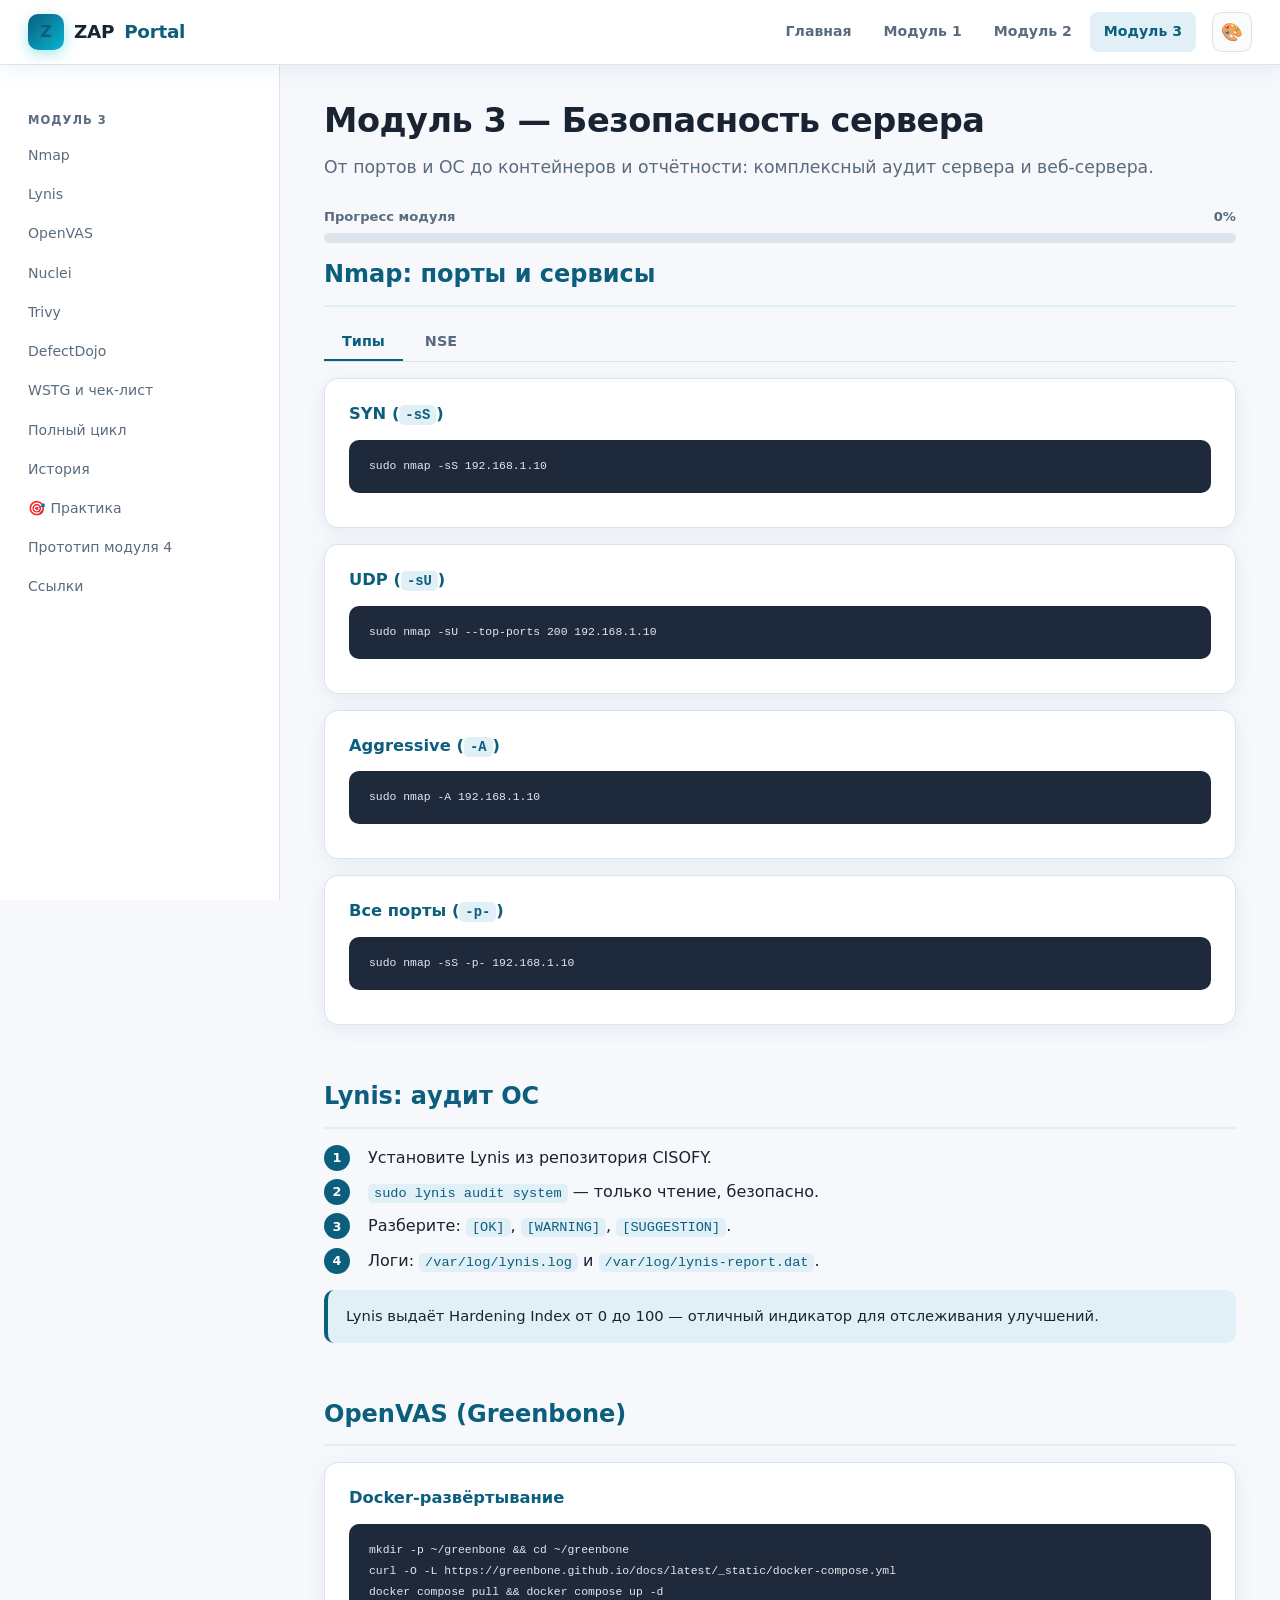
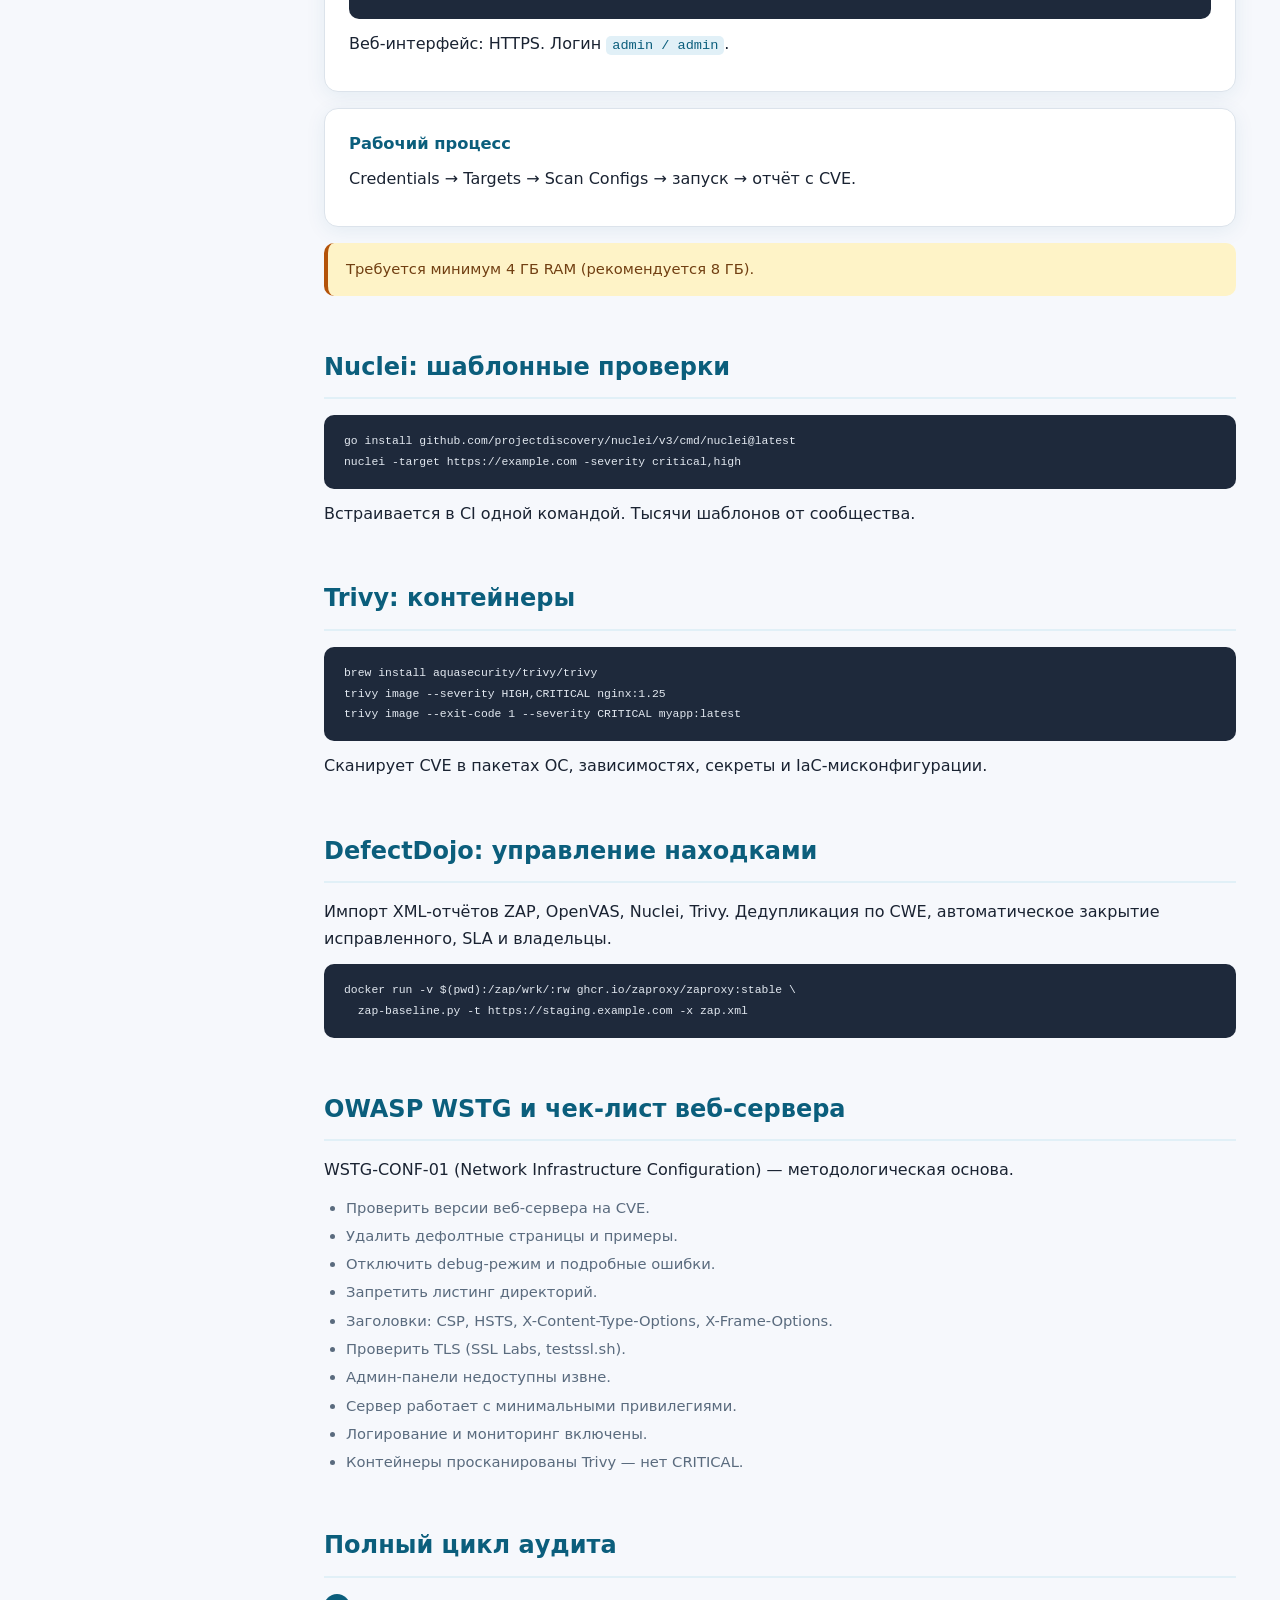
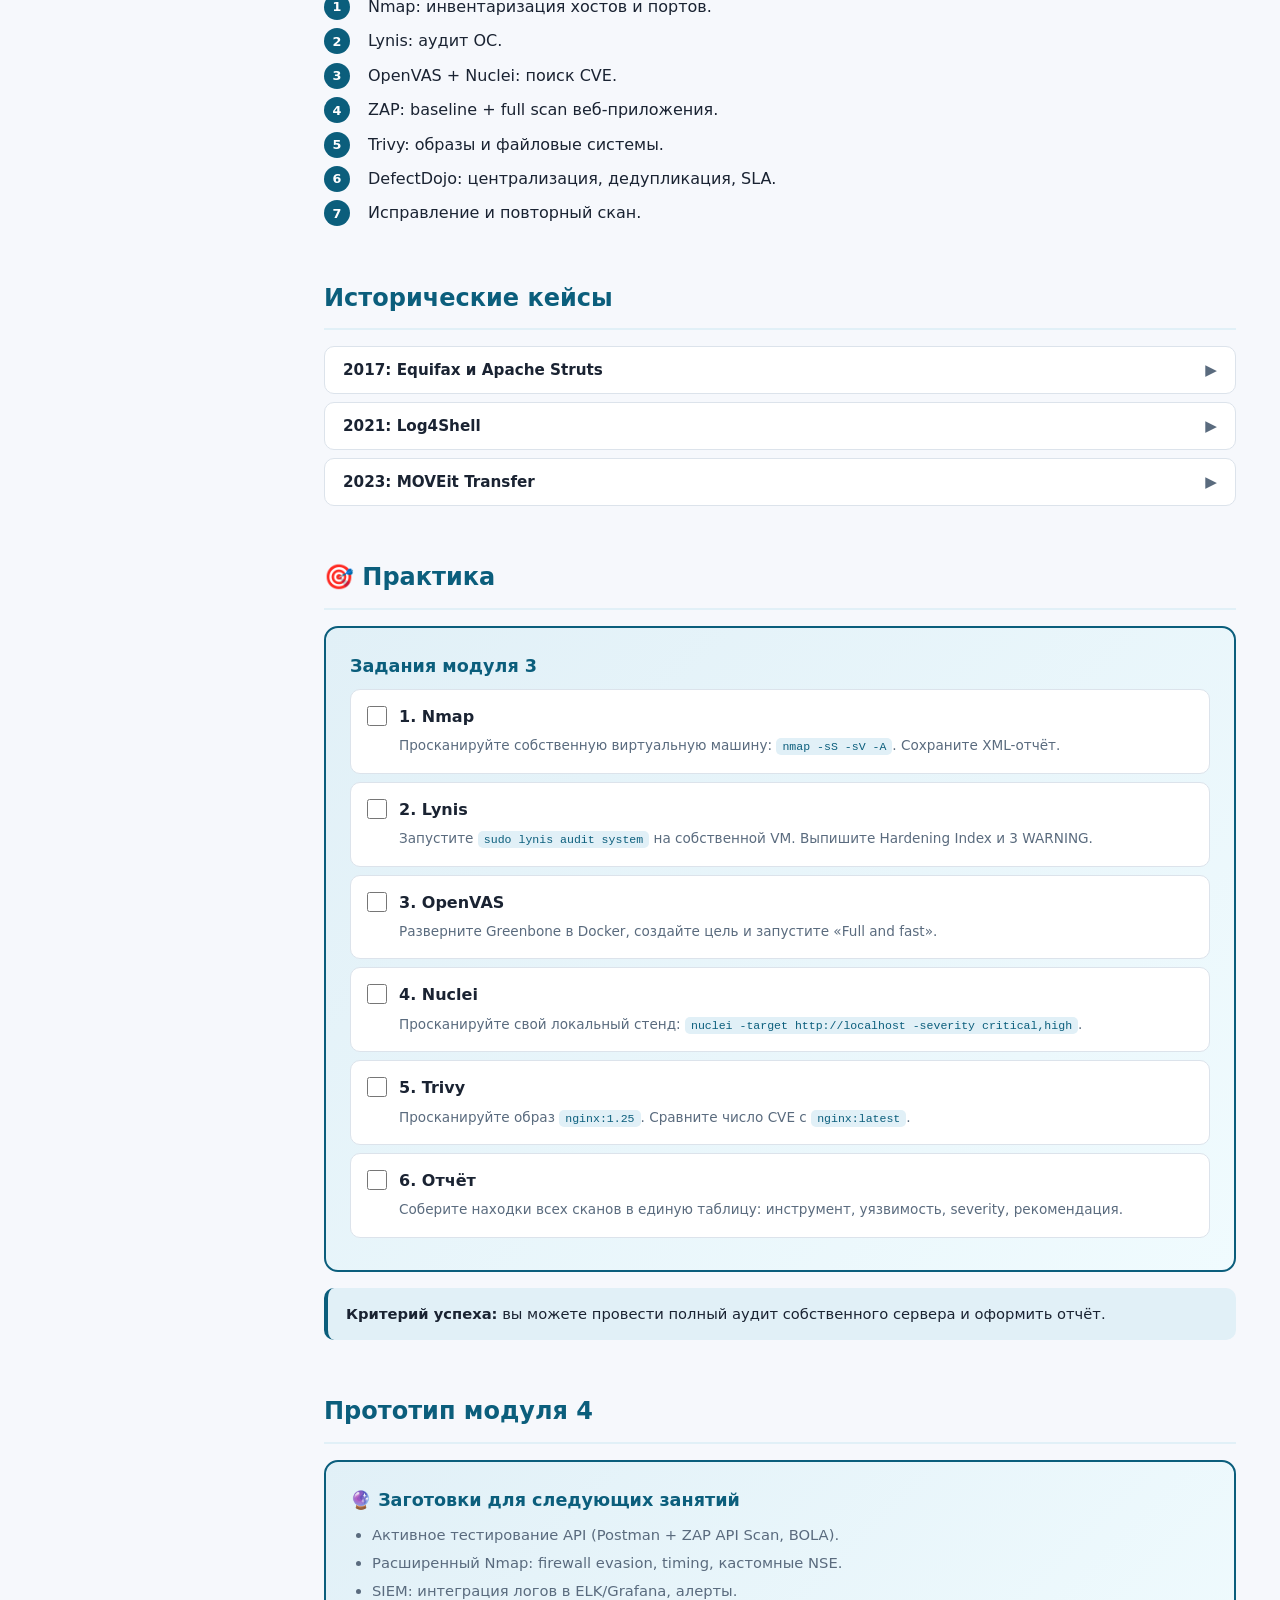
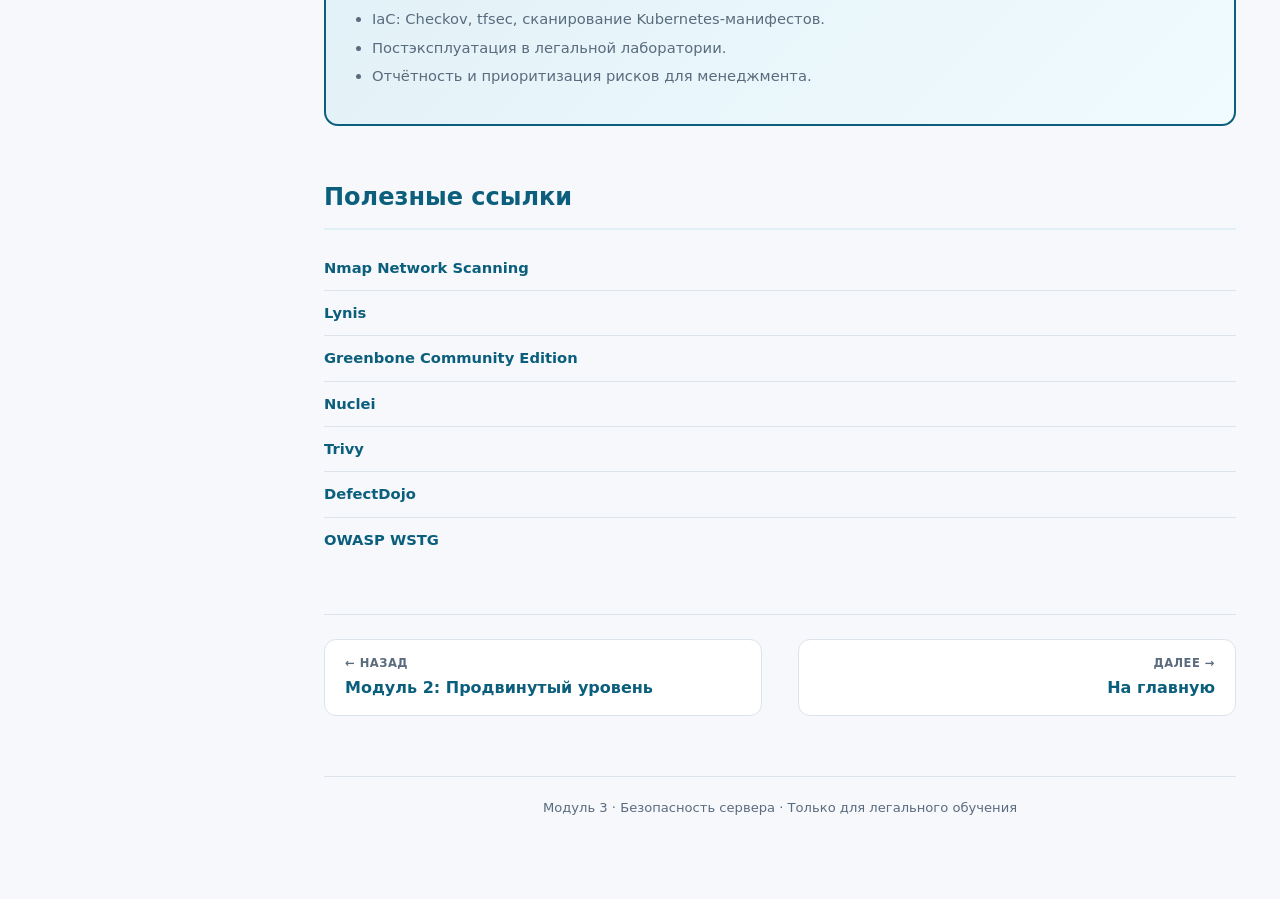
<file: module-3.html>
<!DOCTYPE html>
<html lang="ru" data-theme="light">
<head>
<meta charset="UTF-8">
<meta name="viewport" content="width=device-width, initial-scale=1.0">
<title>Модуль 3 — Безопасность сервера | ZAP Portal</title>
<link rel="stylesheet" href="css/styles.css">
</head>
<body>

<header class="topbar">
  <a href="index.html" class="brand">
    <span class="brand-mark">Z</span>
    ZAP<span>Portal</span>
  </a>
  <nav class="topnav">
    <a href="index.html">Главная</a>
    <a href="module-1.html">Модуль 1</a>
    <a href="module-2.html">Модуль 2</a>
    <a href="module-3.html" class="active">Модуль 3</a>
  </nav>
  <div class="theme-switcher">
    <button class="theme-btn" title="Сменить тему">🎨</button>
    <div class="theme-menu"></div>
  </div>
</header>

<div class="layout">
  <aside class="sidebar">
    <div class="sidebar-title">Модуль 3</div>
    <a href="#nmap" class="active">Nmap</a>
    <a href="#lynis">Lynis</a>
    <a href="#openvas">OpenVAS</a>
    <a href="#nuclei">Nuclei</a>
    <a href="#trivy">Trivy</a>
    <a href="#defectdojo">DefectDojo</a>
    <a href="#wstg">WSTG и чек-лист</a>
    <a href="#workflow">Полный цикл</a>
    <a href="#history">История</a>
    <a href="#practice">🎯 Практика</a>
    <a href="#prototype">Прототип модуля 4</a>
    <a href="#links">Ссылки</a>
  </aside>

  <main class="main" data-module-id="m3">

    <h1>Модуль 3 — Безопасность сервера</h1>
    <p class="lead">От портов и ОС до контейнеров и отчётности: комплексный аудит сервера и веб-сервера.</p>

    <div class="progress-wrap">
      <div class="progress-label">
        <span>Прогресс модуля</span>
        <span class="module-progress-label">0%</span>
      </div>
      <div class="progress-bar"><div class="progress-fill module-progress-fill" style="width:0%"></div></div>
    </div>

    <section id="nmap">
      <h2>Nmap: порты и сервисы</h2>
      <div class="tabs">
        <button class="tab-btn active" data-tab="tab-nmap1">Типы</button>
        <button class="tab-btn" data-tab="tab-nmap2">NSE</button>
      </div>
      <div class="tab-panel active" id="tab-nmap1">
        <div class="card"><h4>SYN (<code>-sS</code>)</h4><pre><code>sudo nmap -sS 192.168.1.10</code></pre></div>
        <div class="card"><h4>UDP (<code>-sU</code>)</h4><pre><code>sudo nmap -sU --top-ports 200 192.168.1.10</code></pre></div>
        <div class="card"><h4>Aggressive (<code>-A</code>)</h4><pre><code>sudo nmap -A 192.168.1.10</code></pre></div>
        <div class="card"><h4>Все порты (<code>-p-</code>)</h4><pre><code>sudo nmap -sS -p- 192.168.1.10</code></pre></div>
      </div>
      <div class="tab-panel" id="tab-nmap2">
        <div class="card">
          <h4>NSE: проверка EternalBlue</h4>
          <pre><code>nmap -p 445 --script smb-vuln-ms17-010 192.168.1.10</code></pre>
        </div>
      </div>
    </section>

    <section id="lynis">
      <h2>Lynis: аудит ОС</h2>
      <div class="flex-row"><span class="step-num">1</span><div>Установите Lynis из репозитория CISOFY.</div></div>
      <div class="flex-row"><span class="step-num">2</span><div><code>sudo lynis audit system</code> — только чтение, безопасно.</div></div>
      <div class="flex-row"><span class="step-num">3</span><div>Разберите: <code>[OK]</code>, <code>[WARNING]</code>, <code>[SUGGESTION]</code>.</div></div>
      <div class="flex-row"><span class="step-num">4</span><div>Логи: <code>/var/log/lynis.log</code> и <code>/var/log/lynis-report.dat</code>.</div></div>
      <div class="alert alert-info">Lynis выдаёт Hardening Index от 0 до 100 — отличный индикатор для отслеживания улучшений.</div>
    </section>

    <section id="openvas">
      <h2>OpenVAS (Greenbone)</h2>
      <div class="card">
        <h4>Docker-развёртывание</h4>
        <pre><code>mkdir -p ~/greenbone && cd ~/greenbone
curl -O -L https://greenbone.github.io/docs/latest/_static/docker-compose.yml
docker compose pull && docker compose up -d</code></pre>
        <p>Веб-интерфейс: HTTPS. Логин <code>admin / admin</code>.</p>
      </div>
      <div class="card">
        <h4>Рабочий процесс</h4>
        <p>Credentials → Targets → Scan Configs → запуск → отчёт с CVE.</p>
      </div>
      <div class="alert alert-warn">Требуется минимум 4 ГБ RAM (рекомендуется 8 ГБ).</div>
    </section>

    <section id="nuclei">
      <h2>Nuclei: шаблонные проверки</h2>
      <pre><code>go install github.com/projectdiscovery/nuclei/v3/cmd/nuclei@latest
nuclei -target https://example.com -severity critical,high</code></pre>
      <p>Встраивается в CI одной командой. Тысячи шаблонов от сообщества.</p>
    </section>

    <section id="trivy">
      <h2>Trivy: контейнеры</h2>
      <pre><code>brew install aquasecurity/trivy/trivy
trivy image --severity HIGH,CRITICAL nginx:1.25
trivy image --exit-code 1 --severity CRITICAL myapp:latest</code></pre>
      <p>Сканирует CVE в пакетах ОС, зависимостях, секреты и IaC-мисконфигурации.</p>
    </section>

    <section id="defectdojo">
      <h2>DefectDojo: управление находками</h2>
      <p>Импорт XML-отчётов ZAP, OpenVAS, Nuclei, Trivy. Дедупликация по CWE, автоматическое закрытие исправленного, SLA и владельцы.</p>
      <pre><code>docker run -v $(pwd):/zap/wrk/:rw ghcr.io/zaproxy/zaproxy:stable \
  zap-baseline.py -t https://staging.example.com -x zap.xml</code></pre>
    </section>

    <section id="wstg">
      <h2>OWASP WSTG и чек-лист веб-сервера</h2>
      <p>WSTG-CONF-01 (Network Infrastructure Configuration) — методологическая основа.</p>
      <ul class="bullets">
        <li>Проверить версии веб-сервера на CVE.</li>
        <li>Удалить дефолтные страницы и примеры.</li>
        <li>Отключить debug-режим и подробные ошибки.</li>
        <li>Запретить листинг директорий.</li>
        <li>Заголовки: CSP, HSTS, X-Content-Type-Options, X-Frame-Options.</li>
        <li>Проверить TLS (SSL Labs, testssl.sh).</li>
        <li>Админ-панели недоступны извне.</li>
        <li>Сервер работает с минимальными привилегиями.</li>
        <li>Логирование и мониторинг включены.</li>
        <li>Контейнеры просканированы Trivy — нет CRITICAL.</li>
      </ul>
    </section>

    <section id="workflow">
      <h2>Полный цикл аудита</h2>
      <div class="flex-row"><span class="step-num">1</span><div>Nmap: инвентаризация хостов и портов.</div></div>
      <div class="flex-row"><span class="step-num">2</span><div>Lynis: аудит ОС.</div></div>
      <div class="flex-row"><span class="step-num">3</span><div>OpenVAS + Nuclei: поиск CVE.</div></div>
      <div class="flex-row"><span class="step-num">4</span><div>ZAP: baseline + full scan веб-приложения.</div></div>
      <div class="flex-row"><span class="step-num">5</span><div>Trivy: образы и файловые системы.</div></div>
      <div class="flex-row"><span class="step-num">6</span><div>DefectDojo: централизация, дедупликация, SLA.</div></div>
      <div class="flex-row"><span class="step-num">7</span><div>Исправление и повторный скан.</div></div>
    </section>

    <section id="history">
      <h2>Исторические кейсы</h2>
      <div class="accordion-item">
        <button class="accordion-header"><span>2017: Equifax и Apache Struts</span><span class="arrow">▶</span></button>
        <div class="accordion-body"><p>Не обновили серверное ПО — 147 млн пострадавших.</p></div>
      </div>
      <div class="accordion-item">
        <button class="accordion-header"><span>2021: Log4Shell</span><span class="arrow">▶</span></button>
        <div class="accordion-body"><p>Миллионы серверов уязвимы. Инвентаризация зависимостей критична.</p></div>
      </div>
      <div class="accordion-item">
        <button class="accordion-header"><span>2023: MOVEit Transfer</span><span class="arrow">▶</span></button>
        <div class="accordion-body"><p>SQLi в серверном ПО для передачи файлов. Тысячи организаций.</p></div>
      </div>
    </section>

    <section id="practice">
      <h2>🎯 Практика</h2>
      <div class="practice-box">
        <h3>Задания модуля 3</h3>
        <ul class="task-list">
          <li class="task-item">
            <input type="checkbox" data-task-id="m3-nmap" id="m3-nmap">
            <label for="m3-nmap"><strong>1. Nmap</strong><small>Просканируйте собственную виртуальную машину: <code>nmap -sS -sV -A</code>. Сохраните XML-отчёт.</small></label>
          </li>
          <li class="task-item">
            <input type="checkbox" data-task-id="m3-lynis" id="m3-lynis">
            <label for="m3-lynis"><strong>2. Lynis</strong><small>Запустите <code>sudo lynis audit system</code> на собственной VM. Выпишите Hardening Index и 3 WARNING.</small></label>
          </li>
          <li class="task-item">
            <input type="checkbox" data-task-id="m3-openvas" id="m3-openvas">
            <label for="m3-openvas"><strong>3. OpenVAS</strong><small>Разверните Greenbone в Docker, создайте цель и запустите «Full and fast».</small></label>
          </li>
          <li class="task-item">
            <input type="checkbox" data-task-id="m3-nuclei" id="m3-nuclei">
            <label for="m3-nuclei"><strong>4. Nuclei</strong><small>Просканируйте свой локальный стенд: <code>nuclei -target http://localhost -severity critical,high</code>.</small></label>
          </li>
          <li class="task-item">
            <input type="checkbox" data-task-id="m3-trivy" id="m3-trivy">
            <label for="m3-trivy"><strong>5. Trivy</strong><small>Просканируйте образ <code>nginx:1.25</code>. Сравните число CVE с <code>nginx:latest</code>.</small></label>
          </li>
          <li class="task-item">
            <input type="checkbox" data-task-id="m3-report" id="m3-report">
            <label for="m3-report"><strong>6. Отчёт</strong><small>Соберите находки всех сканов в единую таблицу: инструмент, уязвимость, severity, рекомендация.</small></label>
          </li>
        </ul>
      </div>
      <div class="alert alert-info"><strong>Критерий успеха:</strong> вы можете провести полный аудит собственного сервера и оформить отчёт.</div>
    </section>

    <section id="prototype">
      <h2>Прототип модуля 4</h2>
      <div class="practice-box">
        <h3>🔮 Заготовки для следующих занятий</h3>
        <ul class="bullets">
          <li>Активное тестирование API (Postman + ZAP API Scan, BOLA).</li>
          <li>Расширенный Nmap: firewall evasion, timing, кастомные NSE.</li>
          <li>SIEM: интеграция логов в ELK/Grafana, алерты.</li>
          <li>IaC: Checkov, tfsec, сканирование Kubernetes-манифестов.</li>
          <li>Постэксплуатация в легальной лаборатории.</li>
          <li>Отчётность и приоритизация рисков для менеджмента.</li>
        </ul>
      </div>
    </section>

    <section id="links">
      <h2>Полезные ссылки</h2>
      <ul class="link-list">
        <li><a href="https://nmap.org/book/" target="_blank" rel="noopener">Nmap Network Scanning</a></li>
        <li><a href="https://cisofy.com/lynis/" target="_blank" rel="noopener">Lynis</a></li>
        <li><a href="https://greenbone.github.io/docs/latest/" target="_blank" rel="noopener">Greenbone Community Edition</a></li>
        <li><a href="https://docs.projectdiscovery.io/tools/nuclei/running" target="_blank" rel="noopener">Nuclei</a></li>
        <li><a href="https://aquasecurity.github.io/trivy/" target="_blank" rel="noopener">Trivy</a></li>
        <li><a href="https://docs.defectdojo.com/" target="_blank" rel="noopener">DefectDojo</a></li>
        <li><a href="https://wstg.owasp.org/" target="_blank" rel="noopener">OWASP WSTG</a></li>
      </ul>
    </section>

    <div class="module-nav">
      <a href="module-2.html" class="prev">
        <span class="nav-label">← Назад</span>
        <span class="nav-title">Модуль 2: Продвинутый уровень</span>
      </a>
      <a href="index.html" class="next">
        <span class="nav-label">Далее →</span>
        <span class="nav-title">На главную</span>
      </a>
    </div>

    <div class="footer">Модуль 3 · Безопасность сервера · Только для легального обучения</div>
  </main>
</div>

<script src="js/app.js"></script>
</body>
</html>
</file>
<file: css/styles.css>
/* ============================================================
   ОБЩИЕ СТИЛИ — 4 темы через [data-theme]
   ============================================================ */
:root, [data-theme="light"] {
  --bg: #f6f8fc; --bg-2: #eef2f8;
  --surface: #ffffff; --surface-2: #f9fbfd;
  --text: #1a2332; --muted: #5a6b7e;
  --accent: #0b5e7c; --accent-2: #06b6d4;
  --accent-light: #e1f0f7; --border: #dce3eb;
  --code-bg: #1e293b; --code-text: #e2e8f0;
  --danger: #b91c1c; --warn: #b45309; --ok: #15803d;
  --radius: 14px;
  --shadow: 0 4px 20px rgba(11, 94, 124, .08);
  --shadow-lg: 0 12px 44px rgba(11, 94, 124, .14);
  --gradient: linear-gradient(135deg, #0b5e7c 0%, #06b6d4 100%);
  --gradient-soft: linear-gradient(135deg, #e1f0f7 0%, #f0fbfe 100%);
}

[data-theme="dark"] {
  --bg: #0b1120; --bg-2: #0f172a;
  --surface: #1e293b; --surface-2: #172033;
  --text: #e2e8f0; --muted: #94a3b8;
  --accent: #38bdf8; --accent-2: #22d3ee;
  --accent-light: #143043; --border: #334155;
  --code-bg: #060c17; --code-text: #e2e8f0;
  --danger: #f87171; --warn: #fbbf24; --ok: #4ade80;
  --shadow: 0 4px 20px rgba(0,0,0,.35);
  --shadow-lg: 0 12px 44px rgba(0,0,0,.5);
  --gradient: linear-gradient(135deg, #0ea5e9 0%, #22d3ee 100%);
  --gradient-soft: linear-gradient(135deg, #143043 0%, #1e293b 100%);
}

[data-theme="ocean"] {
  --bg: #e8f4f8; --bg-2: #dceef5;
  --surface: #ffffff; --surface-2: #f4fbfd;
  --text: #0c3d52; --muted: #4a6d80;
  --accent: #0891b2; --accent-2: #06b6d4;
  --accent-light: #d0ecf5; --border: #b8dce8;
  --code-bg: #0c3d52; --code-text: #e0f2f7;
  --danger: #c53030; --warn: #b7791f; --ok: #2f855a;
  --shadow: 0 4px 20px rgba(8, 145, 178, .12);
  --shadow-lg: 0 12px 44px rgba(8, 145, 178, .2);
  --gradient: linear-gradient(135deg, #0891b2 0%, #06b6d4 100%);
  --gradient-soft: linear-gradient(135deg, #d0ecf5 0%, #e8f4f8 100%);
}

[data-theme="sunset"] {
  --bg: #fff7ed; --bg-2: #ffedd5;
  --surface: #ffffff; --surface-2: #fffaf4;
  --text: #431407; --muted: #8a4b1f;
  --accent: #ea580c; --accent-2: #f97316;
  --accent-light: #ffedd5; --border: #fed7aa;
  --code-bg: #431407; --code-text: #fff7ed;
  --danger: #b91c1c; --warn: #b45309; --ok: #15803d;
  --shadow: 0 4px 20px rgba(234, 88, 12, .12);
  --shadow-lg: 0 12px 44px rgba(234, 88, 12, .22);
  --gradient: linear-gradient(135deg, #ea580c 0%, #f97316 100%);
  --gradient-soft: linear-gradient(135deg, #ffedd5 0%, #fff7ed 100%);
}

* { margin: 0; padding: 0; box-sizing: border-box; }
html { scroll-behavior: smooth; }

body {
  font-family: 'Segoe UI', system-ui, -apple-system, Roboto, sans-serif;
  background: var(--bg);
  color: var(--text);
  line-height: 1.65;
  transition: background .3s, color .3s;
  min-height: 100vh;
}

/* ============ TOPBAR ============ */
.topbar {
  position: sticky; top: 0; z-index: 100;
  display: flex; align-items: center; gap: 16px;
  padding: 12px 28px;
  background: var(--surface);
  border-bottom: 1px solid var(--border);
  backdrop-filter: blur(12px);
  box-shadow: var(--shadow);
}

.brand {
  display: flex; align-items: center; gap: 10px;
  font-weight: 800; font-size: 1.15rem;
  color: var(--text); text-decoration: none;
  letter-spacing: -0.3px;
}
.brand-mark {
  width: 36px; height: 36px; border-radius: 10px;
  background: var(--gradient);
  display: grid; place-items: center;
  color: #fff; font-size: 1rem; font-weight: 800;
  box-shadow: 0 4px 14px rgba(6,182,212,.35);
}
.brand span { color: var(--accent); }

.topnav { display: flex; gap: 4px; margin-left: auto; }
.topnav a {
  padding: 8px 14px; border-radius: 8px;
  color: var(--muted); text-decoration: none;
  font-size: .88rem; font-weight: 600;
  transition: .2s;
}
.topnav a:hover, .topnav a.active {
  background: var(--accent-light); color: var(--accent);
}

/* ============ THEME SWITCHER ============ */
.theme-switcher { position: relative; }
.theme-btn {
  width: 40px; height: 40px; border-radius: 10px;
  border: 1px solid var(--border); background: var(--surface-2);
  cursor: pointer; font-size: 1.1rem;
  display: grid; place-items: center;
  transition: .2s;
}
.theme-btn:hover { border-color: var(--accent); transform: rotate(15deg); }

.theme-menu {
  position: absolute; right: 0; top: 50px;
  background: var(--surface); border: 1px solid var(--border);
  border-radius: 12px; padding: 8px;
  box-shadow: var(--shadow-lg);
  display: none; flex-direction: column; gap: 4px;
  min-width: 180px; z-index: 200;
}
.theme-menu.open { display: flex; }
.theme-option {
  display: flex; align-items: center; gap: 10px;
  padding: 8px 12px; border-radius: 8px;
  border: none; background: transparent;
  cursor: pointer; font-family: inherit; font-size: .9rem;
  color: var(--text); text-align: left;
  transition: .15s;
}
.theme-option:hover { background: var(--accent-light); }
.theme-option.active { background: var(--accent-light); color: var(--accent); font-weight: 700; }
.theme-swatch {
  width: 18px; height: 18px; border-radius: 5px; flex-shrink: 0;
  border: 1px solid var(--border);
}

/* ============ LAYOUT ============ */
.layout { display: flex; min-height: calc(100vh - 65px); }

.sidebar {
  width: 280px; min-width: 280px;
  padding: 28px 16px;
  background: var(--surface);
  border-right: 1px solid var(--border);
  position: sticky; top: 65px;
  height: calc(100vh - 65px);
  overflow-y: auto;
}
.sidebar-title {
  font-size: .72rem; text-transform: uppercase;
  letter-spacing: 1px; color: var(--muted);
  font-weight: 800; margin: 18px 12px 6px;
}
.sidebar a {
  display: block; padding: 8px 12px; border-radius: 8px;
  color: var(--muted); text-decoration: none;
  font-size: .88rem; font-weight: 500;
  transition: .2s;
}
.sidebar a:hover, .sidebar a.active {
  background: var(--accent-light); color: var(--accent);
}

.main {
  flex: 1; max-width: 1100px;
  margin: 0 auto; padding: 36px 44px 80px;
  min-width: 0;
}

@media (max-width: 900px) {
  .topbar { padding: 10px 16px; flex-wrap: wrap; }
  .topnav { display: none; }
  .layout { flex-direction: column; }
  .sidebar {
    width: 100%; min-width: 0; height: auto;
    position: relative; top: 0;
    border-right: none; border-bottom: 1px solid var(--border);
    display: flex; flex-wrap: wrap; gap: 4px;
    padding: 12px 16px;
  }
  .sidebar-title { display: none; }
  .main { padding: 24px 16px 60px; }
}

/* ============ TYPOGRAPHY ============ */
h1 { font-size: 2.1rem; line-height: 1.2; letter-spacing: -.5px; margin-bottom: 12px; }
h2 {
  font-size: 1.5rem; margin-bottom: 16px; padding-bottom: 10px;
  border-bottom: 2px solid var(--accent-light); color: var(--accent);
}
h3 { font-size: 1.1rem; margin: 20px 0 8px; }
p { margin-bottom: 12px; }
.lead { font-size: 1.08rem; color: var(--muted); margin-bottom: 24px; }

section { margin-bottom: 52px; scroll-margin-top: 84px; }

/* ============ CARDS ============ */
.card {
  background: var(--surface);
  border: 1px solid var(--border);
  border-radius: var(--radius);
  padding: 22px 24px; margin-bottom: 16px;
  box-shadow: var(--shadow);
  transition: .25s;
}
.card:hover { transform: translateY(-2px); box-shadow: var(--shadow-lg); border-color: var(--accent); }
.card h4 { font-size: 1.02rem; margin-bottom: 8px; color: var(--accent); }

.grid-2 { display: grid; grid-template-columns: 1fr 1fr; gap: 16px; }
.grid-3 { display: grid; grid-template-columns: repeat(3, 1fr); gap: 16px; }
@media (max-width: 900px) { .grid-2, .grid-3 { grid-template-columns: 1fr; } }

/* ============ BADGES ============ */
.badge {
  display: inline-block; font-size: .68rem; font-weight: 800;
  padding: 3px 10px; border-radius: 20px;
  text-transform: uppercase; letter-spacing: .5px; margin-right: 6px;
}
.badge-high { background: #fee2e2; color: #b91c1c; }
.badge-med  { background: #fef3c7; color: #b45309; }
.badge-low  { background: #dcfce7; color: #15803d; }
.badge-info { background: var(--accent-light); color: var(--accent); }

/* ============ CODE ============ */
code {
  background: var(--accent-light); padding: 2px 6px;
  border-radius: 5px; font-size: .85em;
  font-family: 'Consolas', 'Fira Code', monospace;
  color: var(--accent); word-break: break-word;
}
pre {
  background: var(--code-bg); color: var(--code-text);
  padding: 16px 20px; border-radius: 10px;
  overflow-x: auto; font-size: .84rem; line-height: 1.55;
  margin: 12px 0; font-family: 'Consolas', 'Fira Code', monospace;
  white-space: pre-wrap; word-break: break-word;
}
pre code { background: transparent; padding: 0; color: inherit; }

/* ============ TABS ============ */
.tabs {
  display: flex; gap: 4px; border-bottom: 1px solid var(--border);
  margin-bottom: 16px; flex-wrap: wrap;
}
.tab-btn {
  padding: 10px 18px; border: none; background: transparent;
  cursor: pointer; font-size: .9rem; font-weight: 700;
  color: var(--muted); border-bottom: 2px solid transparent;
  transition: .2s; font-family: inherit;
}
.tab-btn:hover { color: var(--accent); }
.tab-btn.active { color: var(--accent); border-bottom-color: var(--accent); }
.tab-panel { display: none; }
.tab-panel.active { display: block; animation: fade .25s; }
@keyframes fade { from { opacity: 0; transform: translateY(6px); } to { opacity: 1; transform: none; } }

/* ============ ACCORDION ============ */
.accordion-item {
  border: 1px solid var(--border); border-radius: 10px;
  margin-bottom: 8px; overflow: hidden; background: var(--surface);
}
.accordion-header {
  width: 100%; padding: 14px 18px; background: transparent;
  border: none; text-align: left; font-size: .95rem; font-weight: 700;
  cursor: pointer; display: flex; justify-content: space-between;
  align-items: center; font-family: inherit; color: var(--text);
  transition: .2s;
}
.accordion-header:hover { background: var(--accent-light); }
.accordion-header .arrow { transition: transform .25s; color: var(--muted); }
.accordion-item.open .arrow { transform: rotate(90deg); }
.accordion-body {
  max-height: 0; overflow: hidden; transition: max-height .3s ease;
  padding: 0 18px; background: var(--surface-2);
}
.accordion-item.open .accordion-body { max-height: 700px; padding: 0 18px 16px; }
.accordion-body p { font-size: .92rem; color: var(--muted); }

/* ============ ALERTS ============ */
.alert { padding: 14px 18px; border-radius: 10px; margin: 16px 0; font-size: .92rem; }
.alert-warn { background: #fef3c7; border-left: 4px solid #b45309; color: #713f12; }
.alert-danger { background: #fee2e2; border-left: 4px solid #b91c1c; color: #7f1d1d; }
.alert-info { background: var(--accent-light); border-left: 4px solid var(--accent); color: var(--text); }
[data-theme="dark"] .alert-warn { background: #422006; color: #fcd34d; }
[data-theme="dark"] .alert-danger { background: #3b0f0f; color: #fca5a5; }

/* ============ LINKS ============ */
a { color: var(--accent); text-decoration: none; font-weight: 600; }
a:hover { text-decoration: underline; }
.link-list { list-style: none; padding: 0; }
.link-list li {
  padding: 10px 0; border-bottom: 1px solid var(--border);
  font-size: .92rem;
}
.link-list li:last-child { border-bottom: none; }

/* ============ CHECKLIST / PRACTICE ============ */
.practice-box {
  background: var(--gradient-soft);
  border: 2px solid var(--accent);
  border-radius: var(--radius);
  padding: 24px; margin: 16px 0;
}
.practice-box h3 { margin-top: 0; color: var(--accent); }

.task-list { list-style: none; padding: 0; }
.task-item {
  display: flex; align-items: flex-start; gap: 12px;
  padding: 14px 16px; margin-bottom: 8px;
  background: var(--surface); border: 1px solid var(--border);
  border-radius: 10px; transition: .2s;
}
.task-item:hover { border-color: var(--accent); }
.task-item input[type="checkbox"] {
  width: 20px; height: 20px; margin-top: 2px;
  accent-color: var(--accent); cursor: pointer; flex-shrink: 0;
}
.task-item label { cursor: pointer; flex: 1; }
.task-item.done { opacity: .6; }
.task-item.done label { text-decoration: line-through; }
.task-item strong { display: block; margin-bottom: 2px; }
.task-item small { color: var(--muted); font-size: .85rem; }

/* ============ PROGRESS BAR ============ */
.progress-wrap { margin: 12px 0; }
.progress-label {
  display: flex; justify-content: space-between;
  font-size: .82rem; color: var(--muted); margin-bottom: 6px;
  font-weight: 700;
}
.progress-bar {
  height: 10px; background: var(--border); border-radius: 6px;
  overflow: hidden;
}
.progress-fill {
  height: 100%; background: var(--gradient); border-radius: 6px;
  transition: width .4s ease; width: 0%;
}

/* ============ MODULE CARDS (index) ============ */
.module-card {
  background: var(--surface);
  border: 1px solid var(--border);
  border-radius: var(--radius);
  padding: 28px; box-shadow: var(--shadow);
  transition: .3s; display: flex; flex-direction: column; gap: 12px;
}
.module-card:hover { transform: translateY(-4px); box-shadow: var(--shadow-lg); border-color: var(--accent); }
.module-card h3 { margin: 0; font-size: 1.25rem; color: var(--text); }
.module-card p { color: var(--muted); font-size: .92rem; }
.module-card .module-actions { display: flex; gap: 8px; margin-top: auto; }

.btn {
  display: inline-flex; align-items: center; gap: 8px;
  padding: 10px 20px; border-radius: 10px;
  border: 1px solid var(--border); background: var(--surface-2);
  color: var(--text); font-weight: 700; font-size: .9rem;
  cursor: pointer; font-family: inherit; text-decoration: none;
  transition: .2s;
}
.btn:hover { border-color: var(--accent); color: var(--accent); text-decoration: none; }
.btn-primary { background: var(--gradient); color: #fff; border: none; box-shadow: 0 6px 20px rgba(6,182,212,.3); }
.btn-primary:hover { color: #fff; transform: translateY(-2px); box-shadow: 0 8px 26px rgba(6,182,212,.4); }

/* ============ HERO (index) ============ */
.hero {
  background: var(--gradient); color: #fff;
  border-radius: 20px; padding: 48px 44px; margin-bottom: 40px;
  position: relative; overflow: hidden;
  box-shadow: var(--shadow-lg);
}
.hero::after {
  content: ""; position: absolute; right: -80px; top: -80px;
  width: 320px; height: 320px; border-radius: 50%;
  background: rgba(255,255,255,.08);
}
.hero h1 { color: #fff; font-size: 2.4rem; margin-bottom: 14px; }
.hero p { color: rgba(255,255,255,.9); font-size: 1.1rem; max-width: 680px; margin-bottom: 24px; }
.hero-actions { display: flex; gap: 12px; flex-wrap: wrap; position: relative; z-index: 1; }
.hero-actions .btn { background: rgba(255,255,255,.15); color: #fff; border: 1px solid rgba(255,255,255,.3); }
.hero-actions .btn:hover { background: rgba(255,255,255,.25); color: #fff; }
.hero-actions .btn-primary { background: #fff; color: var(--accent); box-shadow: 0 6px 20px rgba(0,0,0,.15); }
.hero-actions .btn-primary:hover { background: #f0f9ff; color: var(--accent); }

/* ============ STATS ============ */
.stats { display: grid; grid-template-columns: repeat(4, 1fr); gap: 16px; margin-bottom: 40px; }
@media (max-width: 700px) { .stats { grid-template-columns: repeat(2, 1fr); } }
.stat {
  background: var(--surface); border: 1px solid var(--border);
  border-radius: var(--radius); padding: 20px; text-align: center;
  box-shadow: var(--shadow);
}
.stat-num { font-size: 2rem; font-weight: 800; color: var(--accent); line-height: 1; margin-bottom: 6px; }
.stat-label { font-size: .82rem; color: var(--muted); font-weight: 600; }

/* ============ MODULE NAV (bottom) ============ */
.module-nav {
  display: flex; justify-content: space-between; gap: 12px;
  margin-top: 40px; padding-top: 24px; border-top: 1px solid var(--border);
}
.module-nav a {
  display: flex; flex-direction: column; gap: 2px;
  padding: 14px 20px; border-radius: 12px;
  border: 1px solid var(--border); background: var(--surface);
  text-decoration: none; color: var(--text); flex: 1; max-width: 48%;
  transition: .2s;
}
.module-nav a:hover { border-color: var(--accent); transform: translateY(-2px); }
.module-nav a .nav-label { font-size: .72rem; color: var(--muted); text-transform: uppercase; letter-spacing: .5px; font-weight: 700; }
.module-nav a .nav-title { font-weight: 700; color: var(--accent); }
.module-nav a.next { text-align: right; align-items: flex-end; }

/* ============ FOOTER ============ */
.footer {
  margin-top: 60px; padding-top: 20px;
  border-top: 1px solid var(--border);
  font-size: .82rem; color: var(--muted); text-align: center;
}

/* ============ UTILS ============ */
.flex-row { display: flex; align-items: flex-start; gap: 10px; margin-bottom: 8px; }
.step-num {
  display: inline-flex; align-items: center; justify-content: center;
  width: 26px; height: 26px; background: var(--accent); color: #fff;
  border-radius: 50%; font-size: .8rem; font-weight: 800;
  margin-right: 8px; flex-shrink: 0;
}
ul.bullets { margin: 8px 0 12px 22px; color: var(--muted); font-size: .92rem; }
ul.bullets li { margin-bottom: 4px; }
</file>
